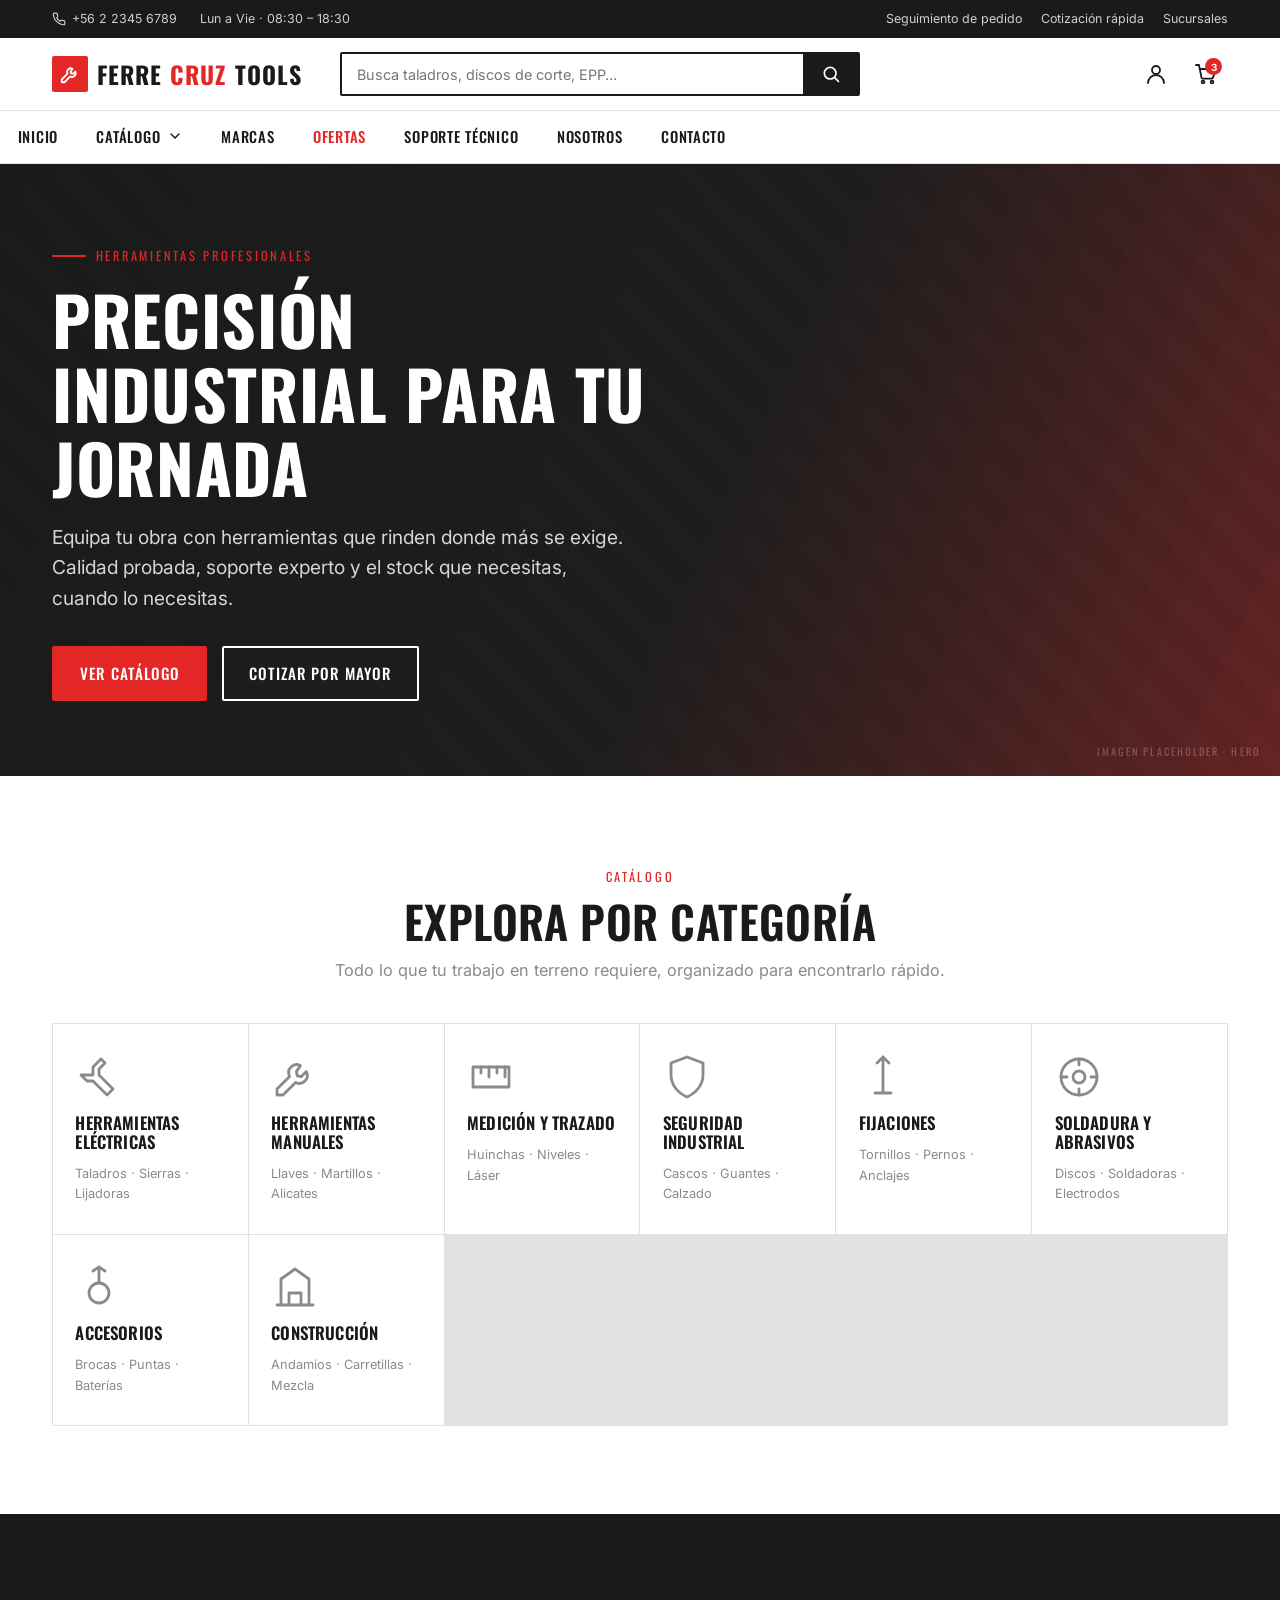
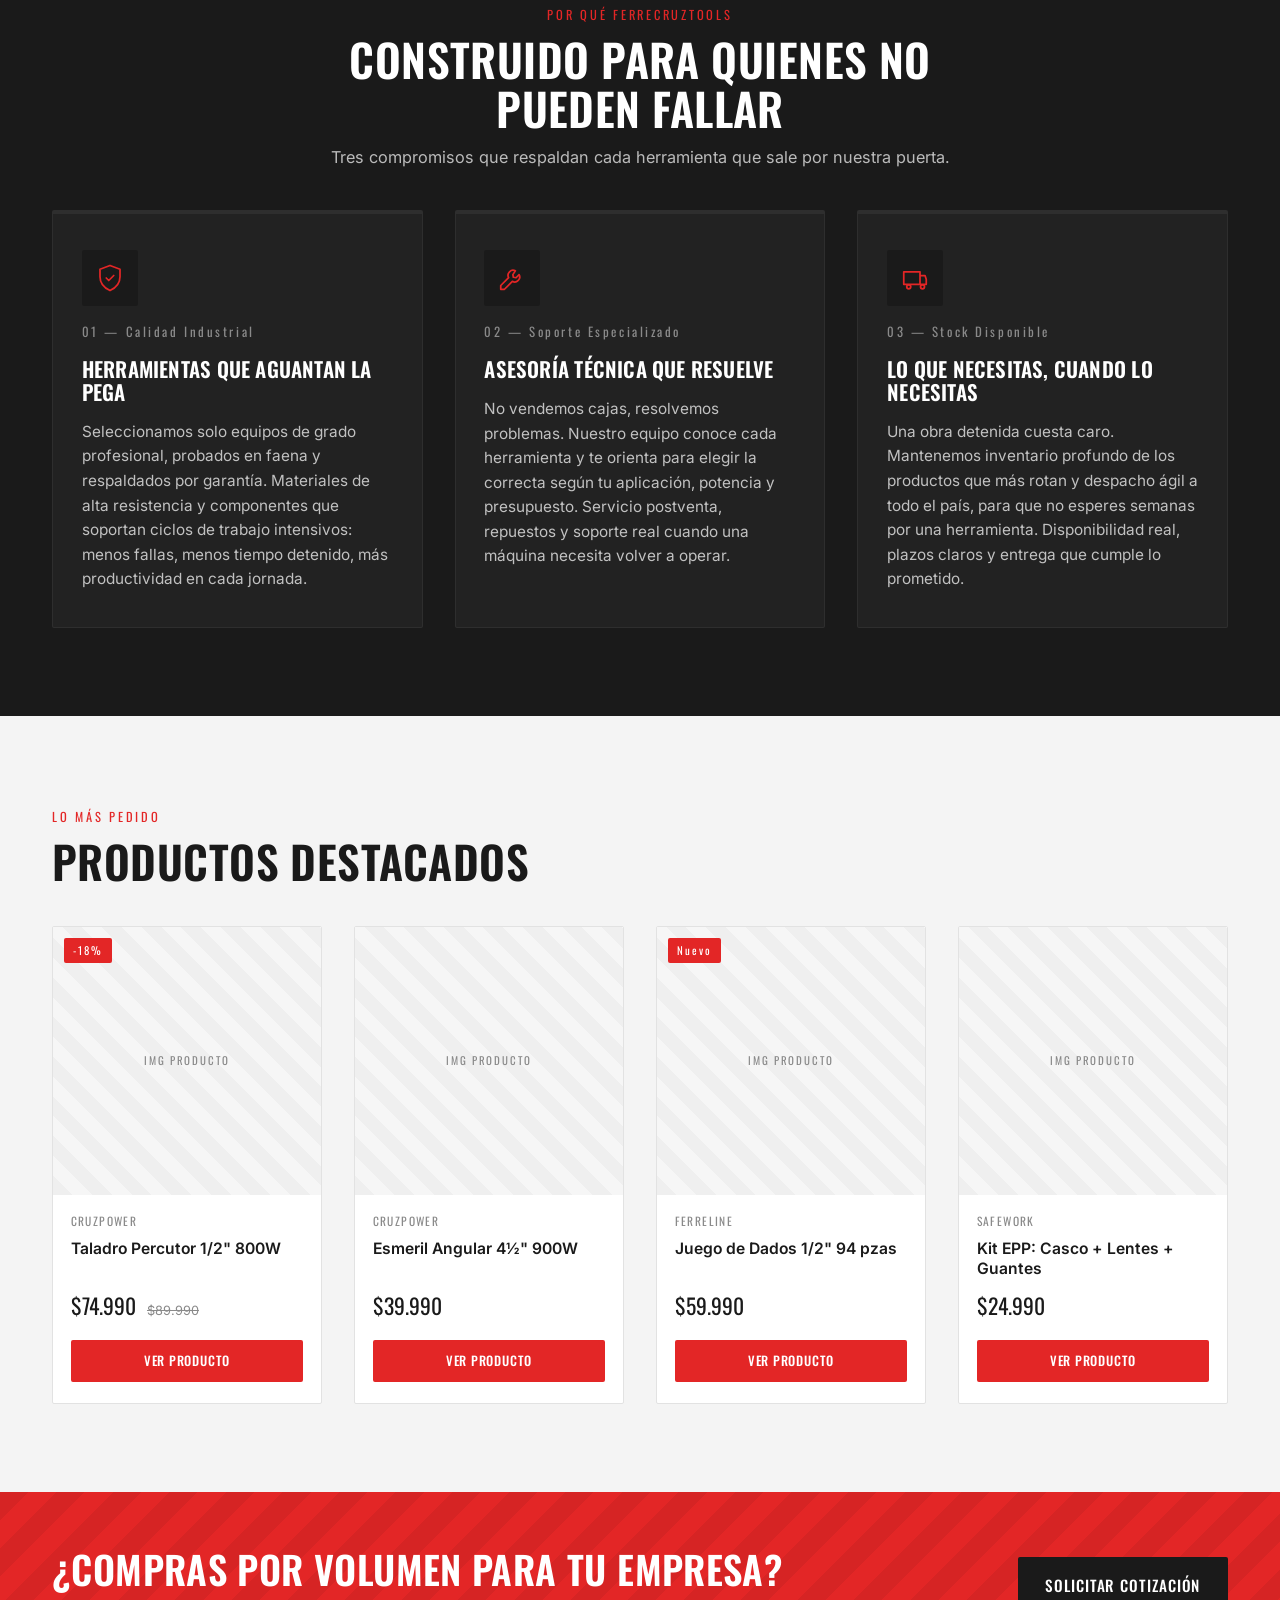
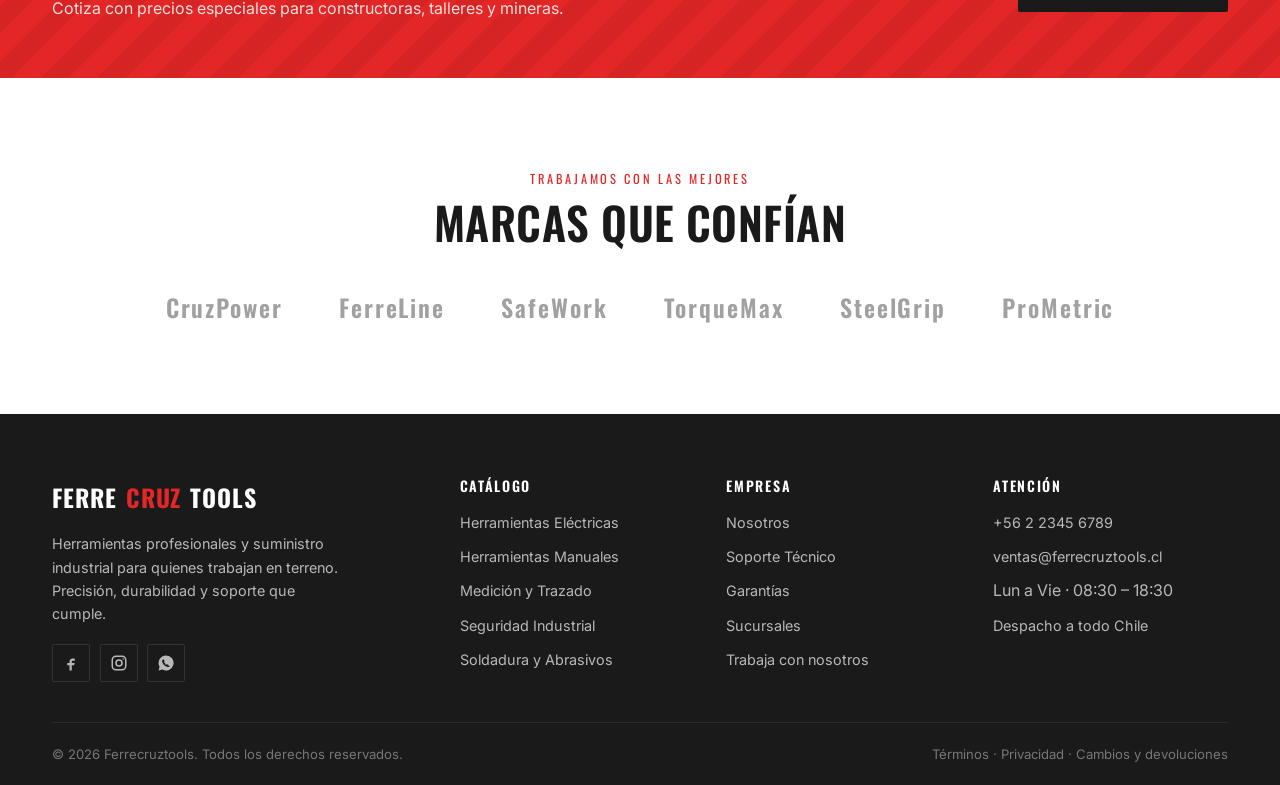
<file: index.html>
<!DOCTYPE html>
<html lang="es">
<head>
<meta charset="UTF-8">
<meta name="viewport" content="width=device-width, initial-scale=1.0">
<title>Ferrecruztools — Precisión industrial para tu jornada</title>
<meta name="description" content="Ferrecruztools: catálogo profesional de herramientas eléctricas, manuales, medición y seguridad industrial. Calidad, soporte técnico especializado y stock disponible.">
<meta name="theme-color" content="#E32626">
<link rel="manifest" href="manifest.json">
<link rel="apple-touch-icon" href="icon-192.png">

<link rel="preconnect" href="https://fonts.googleapis.com">
<link rel="preconnect" href="https://fonts.gstatic.com" crossorigin>
<link href="https://fonts.googleapis.com/css2?family=Oswald:wght@400;500;600;700&family=Inter:wght@300;400;500;600;700&display=swap" rel="stylesheet">
<link rel="stylesheet" href="styles.css">
</head>
<body>

<!-- ============ TOP BAR (utilidad) ============ -->
<div class="topbar">
  <div class="container">
    <div class="topbar__contact">
      <span>
        <svg width="14" height="14" viewBox="0 0 24 24" fill="none" stroke="currentColor" stroke-width="2"><path d="M22 16.92v3a2 2 0 0 1-2.18 2 19.79 19.79 0 0 1-8.63-3.07 19.5 19.5 0 0 1-6-6 19.79 19.79 0 0 1-3.07-8.67A2 2 0 0 1 4.11 2h3a2 2 0 0 1 2 1.72c.13.96.36 1.9.7 2.81a2 2 0 0 1-.45 2.11L8.09 9.91a16 16 0 0 0 6 6l1.27-1.27a2 2 0 0 1 2.11-.45c.91.34 1.85.57 2.81.7A2 2 0 0 1 22 16.92z"/></svg>
        +56 2 2345 6789
      </span>
      <span>Lun a Vie · 08:30 – 18:30</span>
    </div>
    <ul class="topbar__links">
      <li><a href="#">Seguimiento de pedido</a></li>
      <li><a href="#cotizacion">Cotización rápida</a></li>
      <li><a href="#sucursales">Sucursales</a></li>
    </ul>
  </div>
</div>

<!-- ============ HEADER ============ -->
<header class="header">
  <div class="container header__main">
    <a href="index.html" class="logo" aria-label="Ferrecruztools — inicio">
      <span class="logo__mark" aria-hidden="true">
        <svg viewBox="0 0 24 24" fill="none" stroke="currentColor" stroke-width="2" stroke-linecap="round" stroke-linejoin="round"><path d="M14.7 6.3a4 4 0 0 0-5.4 5.4L3 18v3h3l6.3-6.3a4 4 0 0 0 5.4-5.4l-2.5 2.5-2.1-.4-.4-2.1z"/></svg>
      </span>
      FERRE<b>CRUZ</b>TOOLS
    </a>

    <form class="search" role="search" onsubmit="return false">
      <input type="search" placeholder="Busca taladros, discos de corte, EPP…" aria-label="Buscar productos">
      <button type="submit" aria-label="Buscar">
        <svg viewBox="0 0 24 24" fill="none" stroke="currentColor" stroke-width="2" stroke-linecap="round"><circle cx="11" cy="11" r="7"/><path d="m21 21-4.3-4.3"/></svg>
      </button>
    </form>

    <div class="header__actions">
      <button class="icon-btn" aria-label="Mi cuenta">
        <svg viewBox="0 0 24 24" fill="none" stroke="currentColor" stroke-width="1.8" stroke-linecap="round" stroke-linejoin="round"><circle cx="12" cy="8" r="4"/><path d="M4 21a8 8 0 0 1 16 0"/></svg>
      </button>
      <button class="icon-btn" aria-label="Carrito de compras">
        <svg viewBox="0 0 24 24" fill="none" stroke="currentColor" stroke-width="1.8" stroke-linecap="round" stroke-linejoin="round"><circle cx="9" cy="20" r="1.4"/><circle cx="18" cy="20" r="1.4"/><path d="M2 3h3l2.4 12.4a1.5 1.5 0 0 0 1.5 1.2h8.7a1.5 1.5 0 0 0 1.5-1.2L22 7H6"/></svg>
        <span class="badge">3</span>
      </button>
      <button class="burger" id="burger" aria-label="Abrir menú" aria-expanded="false" aria-controls="primary-nav">
        <svg viewBox="0 0 24 24" fill="none" stroke="currentColor" stroke-width="2" stroke-linecap="round"><path d="M3 6h18M3 12h18M3 18h18"/></svg>
      </button>
    </div>
  </div>

  <!-- Navegación principal -->
  <nav class="nav" id="primary-nav" aria-label="Navegación principal">
    <ul class="nav__list">
      <li><a href="index.html">Inicio</a></li>
      <li class="has-mega">
        <button type="button" aria-expanded="false" aria-haspopup="true">
          Catálogo
          <svg viewBox="0 0 24 24" fill="none" stroke="currentColor" stroke-width="2.2" stroke-linecap="round"><path d="m6 9 6 6 6-6"/></svg>
        </button>
        <!-- MEGA MENÚ: expone categorías y subcategorías para llegar al producto en ≤3 clics -->
        <div class="mega">
          <div class="mega__grid">
            <div class="mega__col">
              <h4>Herramientas Eléctricas</h4>
              <ul>
                <li><a href="#">Taladros e Impacto</a></li>
                <li><a href="#">Esmeriladoras</a></li>
                <li><a href="#">Sierras Circulares</a></li>
                <li><a href="#">Lijadoras</a></li>
                <li><a href="#">Atornilladores</a></li>
              </ul>
            </div>
            <div class="mega__col">
              <h4>Herramientas Manuales</h4>
              <ul>
                <li><a href="#">Juegos de Llaves</a></li>
                <li><a href="#">Destornilladores</a></li>
                <li><a href="#">Martillos y Mazos</a></li>
                <li><a href="#">Alicates</a></li>
                <li><a href="#">Sets de Mecánica</a></li>
              </ul>
            </div>
            <div class="mega__col">
              <h4>Medición y Trazado</h4>
              <ul>
                <li><a href="#">Huinchas de Medir</a></li>
                <li><a href="#">Niveles y Láser</a></li>
                <li><a href="#">Calibradores</a></li>
                <li><a href="#">Escuadras</a></li>
              </ul>
            </div>
            <div class="mega__col">
              <h4>Seguridad Industrial</h4>
              <ul>
                <li><a href="#">Cascos y Lentes</a></li>
                <li><a href="#">Guantes</a></li>
                <li><a href="#">Calzado de Seguridad</a></li>
                <li><a href="#">Arnés y Alturas</a></li>
              </ul>
            </div>
            <div class="mega__col">
              <h4>Fijaciones</h4>
              <ul>
                <li><a href="#">Tornillos y Pernos</a></li>
                <li><a href="#">Tarugos</a></li>
                <li><a href="#">Anclajes</a></li>
              </ul>
            </div>
            <div class="mega__col">
              <h4>Soldadura y Abrasivos</h4>
              <ul>
                <li><a href="#">Soldadoras</a></li>
                <li><a href="#">Discos de Corte</a></li>
                <li><a href="#">Electrodos</a></li>
              </ul>
            </div>
            <div class="mega__col">
              <h4>Accesorios</h4>
              <ul>
                <li><a href="#">Brocas y Puntas</a></li>
                <li><a href="#">Baterías y Cargadores</a></li>
                <li><a href="#">Cajas y Organizadores</a></li>
              </ul>
            </div>
            <div class="mega__col">
              <h4>Construcción</h4>
              <ul>
                <li><a href="#">Mezcladores</a></li>
                <li><a href="#">Andamios</a></li>
                <li><a href="#">Carretillas</a></li>
              </ul>
            </div>
          </div>
        </div>
      </li>
      <li><a href="#marcas">Marcas</a></li>
      <li><a href="#" class="accent">Ofertas</a></li>
      <li><a href="#soporte">Soporte Técnico</a></li>
      <li><a href="#nosotros">Nosotros</a></li>
      <li><a href="#contacto">Contacto</a></li>
    </ul>
  </nav>
</header>
<div class="nav-overlay" id="nav-overlay"></div>

<main>

  <!-- ============ HERO ============ -->
  <section class="hero">
    <div class="hero__bg" aria-hidden="true"></div>
    <div class="container">
      <div class="hero__inner">
        <span class="hero__eyebrow">Herramientas profesionales</span>
        <h1>Precisión industrial para tu jornada</h1>
        <p>Equipa tu obra con herramientas que rinden donde más se exige. Calidad probada, soporte experto y el stock que necesitas, cuando lo necesitas.</p>
        <div class="hero__cta">
          <a href="#categorias" class="btn">Ver catálogo</a>
          <a href="#cotizacion" class="btn btn--ghost">Cotizar por mayor</a>
        </div>
      </div>
    </div>
  </section>

  <!-- ============ CATEGORÍAS ============ -->
  <section class="section section--white" id="categorias">
    <div class="container">
      <div class="section__head center">
        <span class="section__eyebrow">Catálogo</span>
        <h2 class="section__title">Explora por categoría</h2>
        <p class="section__sub">Todo lo que tu trabajo en terreno requiere, organizado para encontrarlo rápido.</p>
      </div>
      <div class="cat-grid">
        <a href="categoria.html" class="cat-card">
          <span class="cat-card__icon"><svg viewBox="0 0 24 24" fill="none" stroke="currentColor" stroke-linecap="round" stroke-linejoin="round"><path d="M3 11h6V7l4-4 2 2-3 3v3l7 7-3 3-7-7H6l-3-3z"/></svg></span>
          <h3>Herramientas Eléctricas</h3>
          <span>Taladros · Sierras · Lijadoras</span>
        </a>
        <a href="categoria.html" class="cat-card">
          <span class="cat-card__icon"><svg viewBox="0 0 24 24" fill="none" stroke="currentColor" stroke-linecap="round" stroke-linejoin="round"><path d="M14.7 6.3a4 4 0 0 0-5.4 5.4L3 18v3h3l6.3-6.3a4 4 0 0 0 5.4-5.4l-2.5 2.5-2.1-.4-.4-2.1z"/></svg></span>
          <h3>Herramientas Manuales</h3>
          <span>Llaves · Martillos · Alicates</span>
        </a>
        <a href="categoria.html" class="cat-card">
          <span class="cat-card__icon"><svg viewBox="0 0 24 24" fill="none" stroke="currentColor" stroke-linecap="round" stroke-linejoin="round"><path d="M3 7h18v10H3z"/><path d="M7 7v3M11 7v5M15 7v3M19 7v5"/></svg></span>
          <h3>Medición y Trazado</h3>
          <span>Huinchas · Niveles · Láser</span>
        </a>
        <a href="categoria.html" class="cat-card">
          <span class="cat-card__icon"><svg viewBox="0 0 24 24" fill="none" stroke="currentColor" stroke-linecap="round" stroke-linejoin="round"><path d="M12 2 4 5v6c0 5 3.5 9 8 11 4.5-2 8-6 8-11V5l-8-3z"/></svg></span>
          <h3>Seguridad Industrial</h3>
          <span>Cascos · Guantes · Calzado</span>
        </a>
        <a href="categoria.html" class="cat-card">
          <span class="cat-card__icon"><svg viewBox="0 0 24 24" fill="none" stroke="currentColor" stroke-linecap="round" stroke-linejoin="round"><path d="M12 2v6M9 5l3-3 3 3M12 8v12M8 20h8"/></svg></span>
          <h3>Fijaciones</h3>
          <span>Tornillos · Pernos · Anclajes</span>
        </a>
        <a href="categoria.html" class="cat-card">
          <span class="cat-card__icon"><svg viewBox="0 0 24 24" fill="none" stroke="currentColor" stroke-linecap="round" stroke-linejoin="round"><circle cx="12" cy="12" r="9"/><circle cx="12" cy="12" r="3"/><path d="M12 3v3M12 18v3M3 12h3M18 12h3"/></svg></span>
          <h3>Soldadura y Abrasivos</h3>
          <span>Discos · Soldadoras · Electrodos</span>
        </a>
        <a href="categoria.html" class="cat-card">
          <span class="cat-card__icon"><svg viewBox="0 0 24 24" fill="none" stroke="currentColor" stroke-linecap="round" stroke-linejoin="round"><path d="M12 2v8M9 4l3-2 3 2"/><circle cx="12" cy="15" r="5"/></svg></span>
          <h3>Accesorios</h3>
          <span>Brocas · Puntas · Baterías</span>
        </a>
        <a href="categoria.html" class="cat-card">
          <span class="cat-card__icon"><svg viewBox="0 0 24 24" fill="none" stroke="currentColor" stroke-linecap="round" stroke-linejoin="round"><path d="M3 21h18M5 21V8l7-5 7 5v13M9 21v-6h6v6"/></svg></span>
          <h3>Construcción</h3>
          <span>Andamios · Carretillas · Mezcla</span>
        </a>
      </div>
    </div>
  </section>

  <!-- ============ POR QUÉ ELEGIRNOS (3 PILARES) ============ -->
  <section class="section section--ink" id="nosotros">
    <div class="container">
      <div class="section__head center">
        <span class="section__eyebrow">Por qué Ferrecruztools</span>
        <h2 class="section__title">Construido para quienes no pueden fallar</h2>
        <p class="section__sub">Tres compromisos que respaldan cada herramienta que sale por nuestra puerta.</p>
      </div>
      <div class="pillars">
        <article class="pillar">
          <span class="pillar__icon"><svg viewBox="0 0 24 24" fill="none" stroke="currentColor" stroke-linecap="round" stroke-linejoin="round"><path d="M12 2 4 5v6c0 5 3.5 9 8 11 4.5-2 8-6 8-11V5l-8-3z"/><path d="m9 12 2 2 4-4"/></svg></span>
          <span class="pillar__num">01 — Calidad Industrial</span>
          <h3>Herramientas que aguantan la pega</h3>
          <p>Seleccionamos solo equipos de grado profesional, probados en faena y respaldados por garantía. Materiales de alta resistencia y componentes que soportan ciclos de trabajo intensivos: menos fallas, menos tiempo detenido, más productividad en cada jornada.</p>
        </article>
        <article class="pillar">
          <span class="pillar__icon"><svg viewBox="0 0 24 24" fill="none" stroke="currentColor" stroke-linecap="round" stroke-linejoin="round"><path d="M14.7 6.3a4 4 0 0 0-5.4 5.4L3 18v3h3l6.3-6.3a4 4 0 0 0 5.4-5.4l-2.5 2.5-2.1-.4-.4-2.1z"/></svg></span>
          <span class="pillar__num">02 — Soporte Especializado</span>
          <h3>Asesoría técnica que resuelve</h3>
          <p>No vendemos cajas, resolvemos problemas. Nuestro equipo conoce cada herramienta y te orienta para elegir la correcta según tu aplicación, potencia y presupuesto. Servicio postventa, repuestos y soporte real cuando una máquina necesita volver a operar.</p>
        </article>
        <article class="pillar">
          <span class="pillar__icon"><svg viewBox="0 0 24 24" fill="none" stroke="currentColor" stroke-linecap="round" stroke-linejoin="round"><path d="M3 7h13v10H3zM16 10h4l1 3v4h-5"/><circle cx="7" cy="19" r="1.6"/><circle cx="18" cy="19" r="1.6"/></svg></span>
          <span class="pillar__num">03 — Stock Disponible</span>
          <h3>Lo que necesitas, cuando lo necesitas</h3>
          <p>Una obra detenida cuesta caro. Mantenemos inventario profundo de los productos que más rotan y despacho ágil a todo el país, para que no esperes semanas por una herramienta. Disponibilidad real, plazos claros y entrega que cumple lo prometido.</p>
        </article>
      </div>
    </div>
  </section>

  <!-- ============ PRODUCTOS DESTACADOS ============ -->
  <section class="section section--paper">
    <div class="container">
      <div class="section__head">
        <span class="section__eyebrow">Lo más pedido</span>
        <h2 class="section__title">Productos destacados</h2>
      </div>
      <div class="product-grid">
        <article class="product">
          <div class="product__media"><span class="product__tag">-18%</span><span>IMG PRODUCTO</span></div>
          <div class="product__body">
            <span class="product__brand">CruzPower</span>
            <span class="product__name">Taladro Percutor 1/2" 800W</span>
            <span class="product__price">$74.990 <small>$89.990</small></span>
            <a href="producto.html" class="btn btn--sm">Ver producto</a>
          </div>
        </article>
        <article class="product">
          <div class="product__media"><span>IMG PRODUCTO</span></div>
          <div class="product__body">
            <span class="product__brand">CruzPower</span>
            <span class="product__name">Esmeril Angular 4½" 900W</span>
            <span class="product__price">$39.990</span>
            <a href="producto.html" class="btn btn--sm">Ver producto</a>
          </div>
        </article>
        <article class="product">
          <div class="product__media"><span class="product__tag">Nuevo</span><span>IMG PRODUCTO</span></div>
          <div class="product__body">
            <span class="product__brand">FerreLine</span>
            <span class="product__name">Juego de Dados 1/2" 94 pzas</span>
            <span class="product__price">$59.990</span>
            <a href="producto.html" class="btn btn--sm">Ver producto</a>
          </div>
        </article>
        <article class="product">
          <div class="product__media"><span>IMG PRODUCTO</span></div>
          <div class="product__body">
            <span class="product__brand">SafeWork</span>
            <span class="product__name">Kit EPP: Casco + Lentes + Guantes</span>
            <span class="product__price">$24.990</span>
            <a href="producto.html" class="btn btn--sm">Ver producto</a>
          </div>
        </article>
      </div>
    </div>
  </section>

  <!-- ============ CTA BANNER ============ -->
  <section class="cta-banner" id="cotizacion">
    <div class="container">
      <div>
        <h2>¿Compras por volumen para tu empresa?</h2>
        <p>Cotiza con precios especiales para constructoras, talleres y mineras.</p>
      </div>
      <a href="#contacto" class="btn btn--dark">Solicitar cotización</a>
    </div>
  </section>

  <!-- ============ MARCAS ============ -->
  <section class="section section--white" id="marcas">
    <div class="container">
      <div class="section__head center">
        <span class="section__eyebrow">Trabajamos con las mejores</span>
        <h2 class="section__title">Marcas que confían</h2>
      </div>
      <div class="brands">
        <span>CruzPower</span>
        <span>FerreLine</span>
        <span>SafeWork</span>
        <span>TorqueMax</span>
        <span>SteelGrip</span>
        <span>ProMetric</span>
      </div>
    </div>
  </section>

</main>

<!-- ============ FOOTER ============ -->
<footer class="footer" id="contacto">
  <div class="container">
    <div class="footer__grid">
      <div class="footer__brand">
        <span class="logo">FERRE<b>CRUZ</b>TOOLS</span>
        <p>Herramientas profesionales y suministro industrial para quienes trabajan en terreno. Precisión, durabilidad y soporte que cumple.</p>
        <div class="footer__social">
          <a href="#" aria-label="Facebook"><svg viewBox="0 0 24 24" fill="currentColor"><path d="M14 9h3V6h-3c-2.2 0-4 1.8-4 4v2H7v3h3v7h3v-7h3l1-3h-4v-2c0-.6.4-1 1-1z"/></svg></a>
          <a href="#" aria-label="Instagram"><svg viewBox="0 0 24 24" fill="none" stroke="currentColor" stroke-width="2"><rect x="3" y="3" width="18" height="18" rx="5"/><circle cx="12" cy="12" r="4"/><circle cx="17.5" cy="6.5" r="1" fill="currentColor" stroke="none"/></svg></a>
          <a href="#" aria-label="WhatsApp"><svg viewBox="0 0 24 24" fill="currentColor"><path d="M12 2a10 10 0 0 0-8.6 15l-1.3 5 5.1-1.3A10 10 0 1 0 12 2zm5.3 14c-.2.6-1.2 1.2-1.7 1.2-.5.1-1 .2-3.2-.7-2.7-1.1-4.4-3.8-4.5-4-.1-.2-1.1-1.4-1.1-2.7s.7-1.9 .9-2.2c.2-.2.5-.3.6-.3h.5c.2 0 .4 0 .5.4l.7 1.7c.1.1.1.3 0 .5l-.4.5c-.1.2-.3.3-.1.6.2.3.8 1.3 1.7 2 .1 1 .2 1.4.3 1.5.2.1.3.1.5-.1l.6-.7c.2-.2.4-.2.6-.1l1.6.8c.2.1.4.2.4.3.1.1.1.6-.1 1z"/></svg></a>
        </div>
      </div>
      <div class="footer__col">
        <h4>Catálogo</h4>
        <ul>
          <li><a href="#">Herramientas Eléctricas</a></li>
          <li><a href="#">Herramientas Manuales</a></li>
          <li><a href="#">Medición y Trazado</a></li>
          <li><a href="#">Seguridad Industrial</a></li>
          <li><a href="#">Soldadura y Abrasivos</a></li>
        </ul>
      </div>
      <div class="footer__col">
        <h4>Empresa</h4>
        <ul>
          <li><a href="#nosotros">Nosotros</a></li>
          <li><a href="#soporte">Soporte Técnico</a></li>
          <li><a href="#">Garantías</a></li>
          <li><a href="#sucursales">Sucursales</a></li>
          <li><a href="#">Trabaja con nosotros</a></li>
        </ul>
      </div>
      <div class="footer__col">
        <h4>Atención</h4>
        <ul>
          <li><a href="tel:+56223456789">+56 2 2345 6789</a></li>
          <li><a href="mailto:ventas@ferrecruztools.cl">ventas@ferrecruztools.cl</a></li>
          <li>Lun a Vie · 08:30 – 18:30</li>
          <li><a href="#">Despacho a todo Chile</a></li>
        </ul>
      </div>
    </div>
    <div class="footer__bottom">
      <span>© 2026 Ferrecruztools. Todos los derechos reservados.</span>
      <span>Términos · Privacidad · Cambios y devoluciones</span>
    </div>
  </div>
</footer>

<script>
  // Service worker (PWA)
  if ('serviceWorker' in navigator) {
    navigator.serviceWorker.register('./sw.js').catch(() => {});
  }

  // Menú móvil
  const burger  = document.getElementById('burger');
  const nav     = document.getElementById('primary-nav');
  const overlay = document.getElementById('nav-overlay');

  function closeMenu() {
    nav.classList.remove('open');
    overlay.classList.remove('open');
    burger.setAttribute('aria-expanded', 'false');
  }
  burger.addEventListener('click', () => {
    const open = nav.classList.toggle('open');
    overlay.classList.toggle('open', open);
    burger.setAttribute('aria-expanded', String(open));
  });
  overlay.addEventListener('click', closeMenu);

  // Acordeón del mega-menú en móvil
  const megaToggle = nav.querySelector('.has-mega > button');
  megaToggle.addEventListener('click', (e) => {
    if (window.matchMedia('(max-width: 860px)').matches) {
      e.preventDefault();
      const parent = megaToggle.parentElement;
      const open = parent.classList.toggle('open');
      megaToggle.setAttribute('aria-expanded', String(open));
    }
  });

  // Cierra el menú al navegar a una ancla interna
  nav.querySelectorAll('a[href^="#"]').forEach(a => a.addEventListener('click', closeMenu));
</script>
</body>
</html>
</file>
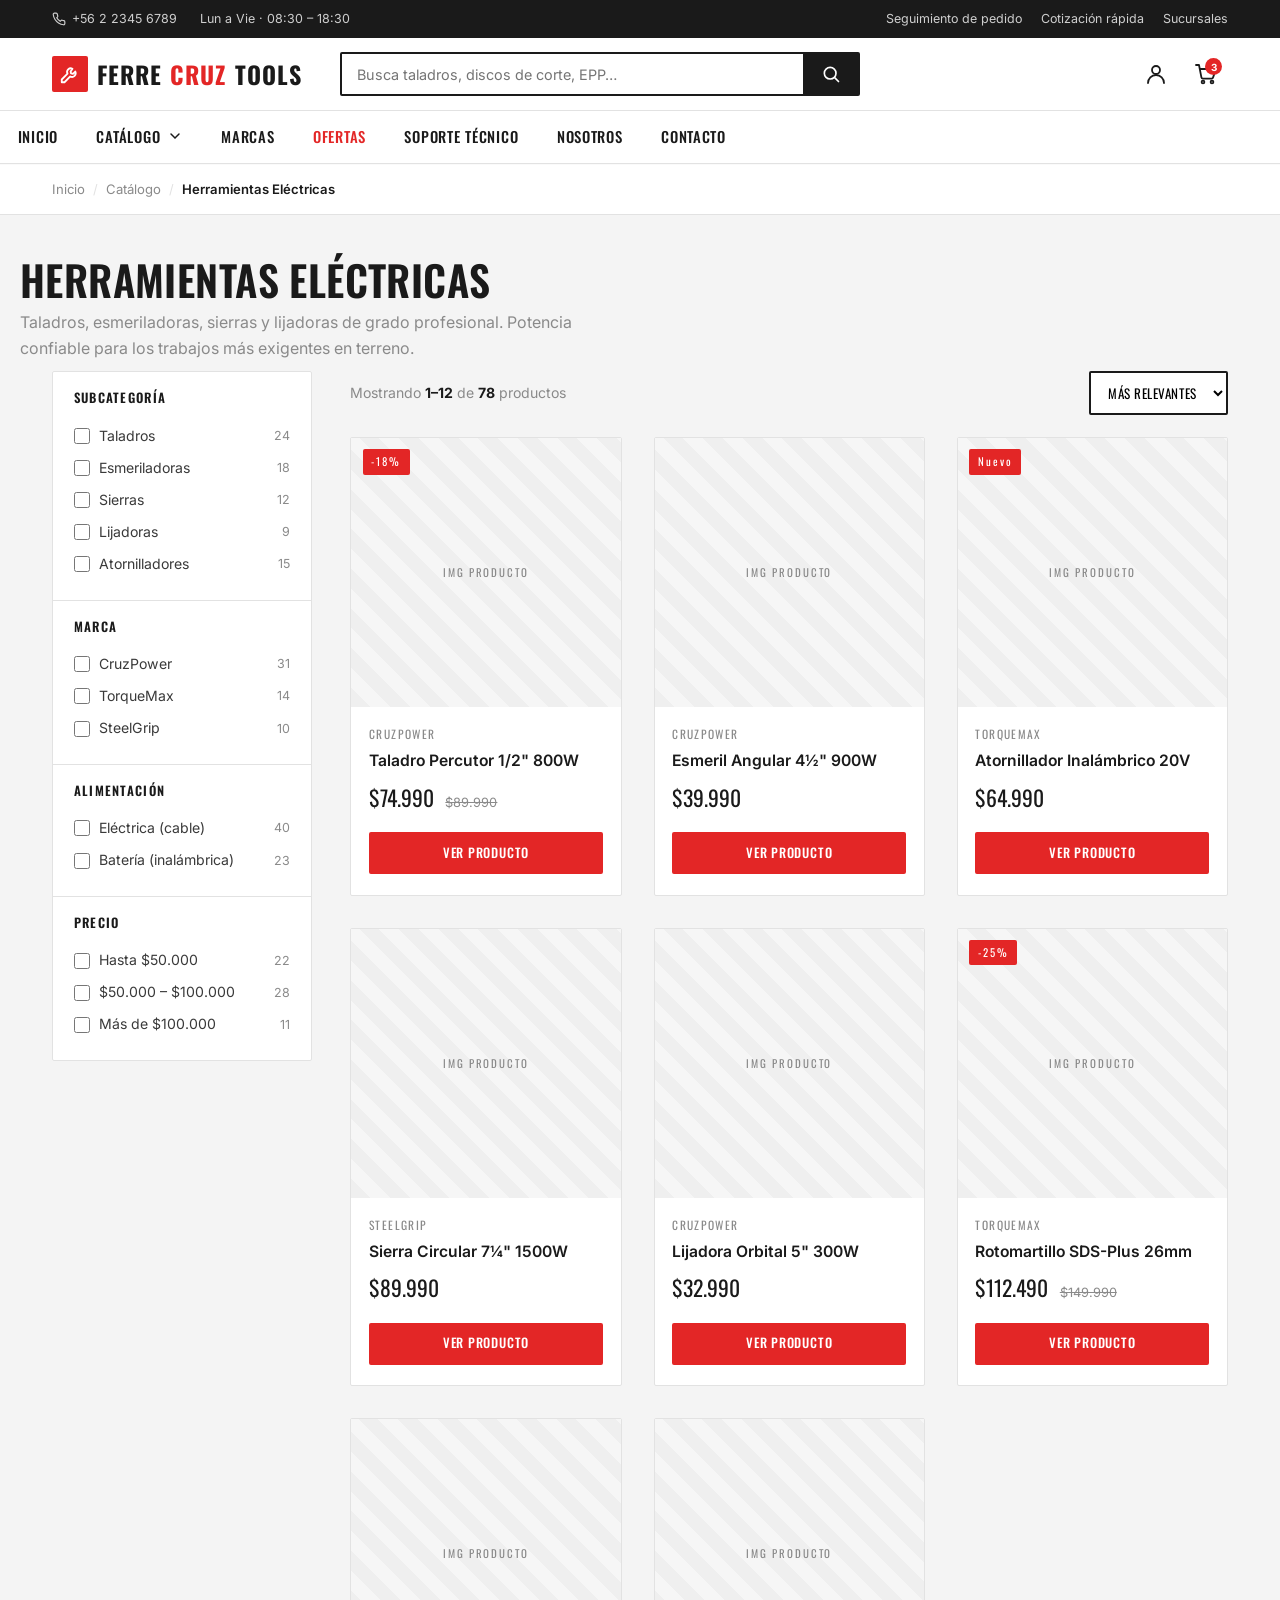
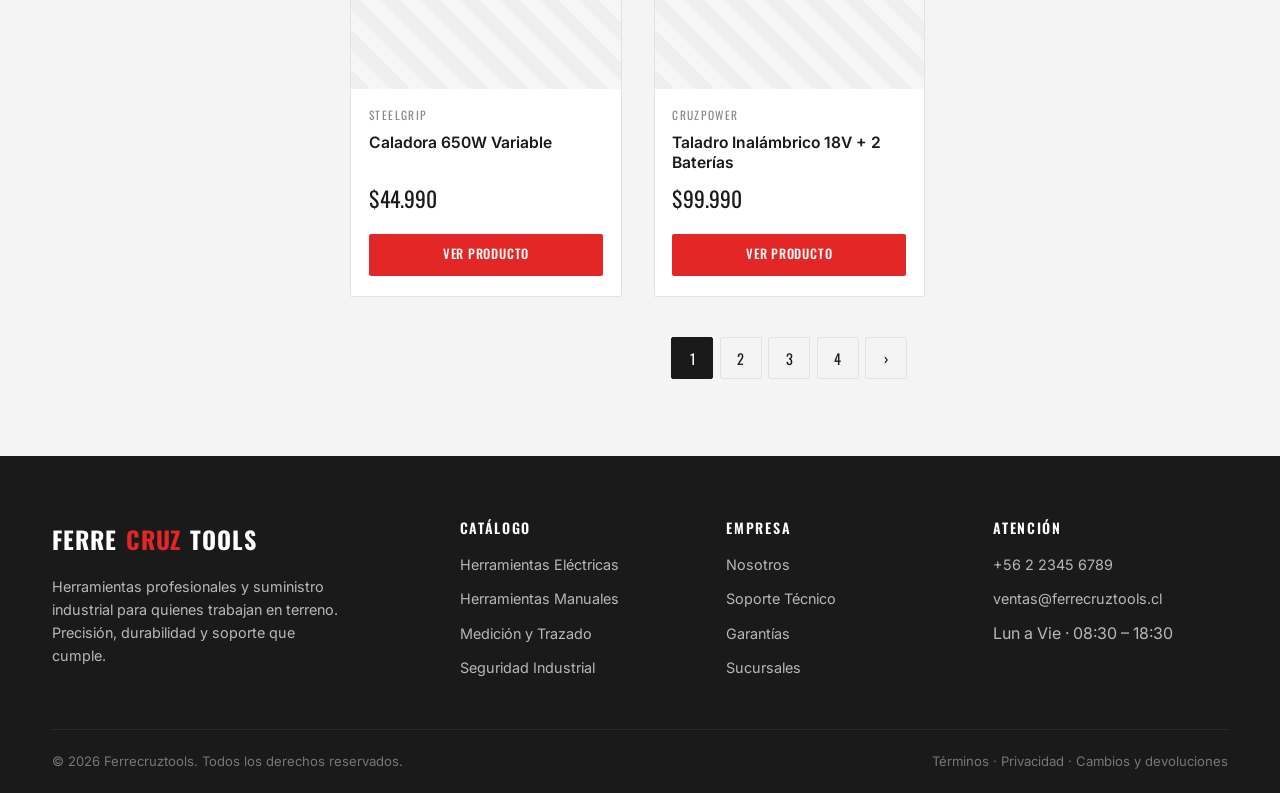
<file: categoria.html>
<!DOCTYPE html>
<html lang="es">
<head>
<meta charset="UTF-8">
<meta name="viewport" content="width=device-width, initial-scale=1.0">
<title>Herramientas Eléctricas — Ferrecruztools</title>
<meta name="description" content="Taladros, esmeriladoras, sierras y lijadoras de grado profesional. Encuentra la herramienta eléctrica que tu trabajo exige en Ferrecruztools.">
<meta name="theme-color" content="#E32626">
<link rel="manifest" href="manifest.json">
<link rel="apple-touch-icon" href="icon-192.png">
<link rel="preconnect" href="https://fonts.googleapis.com">
<link rel="preconnect" href="https://fonts.gstatic.com" crossorigin>
<link href="https://fonts.googleapis.com/css2?family=Oswald:wght@400;500;600;700&family=Inter:wght@300;400;500;600;700&display=swap" rel="stylesheet">
<link rel="stylesheet" href="styles.css">
</head>
<body>

<!-- ============ TOP BAR ============ -->
<div class="topbar">
  <div class="container">
    <div class="topbar__contact">
      <span>
        <svg width="14" height="14" viewBox="0 0 24 24" fill="none" stroke="currentColor" stroke-width="2"><path d="M22 16.92v3a2 2 0 0 1-2.18 2 19.79 19.79 0 0 1-8.63-3.07 19.5 19.5 0 0 1-6-6 19.79 19.79 0 0 1-3.07-8.67A2 2 0 0 1 4.11 2h3a2 2 0 0 1 2 1.72c.13.96.36 1.9.7 2.81a2 2 0 0 1-.45 2.11L8.09 9.91a16 16 0 0 0 6 6l1.27-1.27a2 2 0 0 1 2.11-.45c.91.34 1.85.57 2.81.7A2 2 0 0 1 22 16.92z"/></svg>
        +56 2 2345 6789
      </span>
      <span>Lun a Vie · 08:30 – 18:30</span>
    </div>
    <ul class="topbar__links">
      <li><a href="#">Seguimiento de pedido</a></li>
      <li><a href="index.html#cotizacion">Cotización rápida</a></li>
      <li><a href="index.html#sucursales">Sucursales</a></li>
    </ul>
  </div>
</div>

<!-- ============ HEADER ============ -->
<header class="header">
  <div class="container header__main">
    <a href="index.html" class="logo" aria-label="Ferrecruztools — inicio">
      <span class="logo__mark" aria-hidden="true">
        <svg viewBox="0 0 24 24" fill="none" stroke="currentColor" stroke-width="2" stroke-linecap="round" stroke-linejoin="round"><path d="M14.7 6.3a4 4 0 0 0-5.4 5.4L3 18v3h3l6.3-6.3a4 4 0 0 0 5.4-5.4l-2.5 2.5-2.1-.4-.4-2.1z"/></svg>
      </span>
      FERRE<b>CRUZ</b>TOOLS
    </a>
    <form class="search" role="search" onsubmit="return false">
      <input type="search" placeholder="Busca taladros, discos de corte, EPP…" aria-label="Buscar productos">
      <button type="submit" aria-label="Buscar">
        <svg viewBox="0 0 24 24" fill="none" stroke="currentColor" stroke-width="2" stroke-linecap="round"><circle cx="11" cy="11" r="7"/><path d="m21 21-4.3-4.3"/></svg>
      </button>
    </form>
    <div class="header__actions">
      <button class="icon-btn" aria-label="Mi cuenta">
        <svg viewBox="0 0 24 24" fill="none" stroke="currentColor" stroke-width="1.8" stroke-linecap="round" stroke-linejoin="round"><circle cx="12" cy="8" r="4"/><path d="M4 21a8 8 0 0 1 16 0"/></svg>
      </button>
      <button class="icon-btn" aria-label="Carrito de compras">
        <svg viewBox="0 0 24 24" fill="none" stroke="currentColor" stroke-width="1.8" stroke-linecap="round" stroke-linejoin="round"><circle cx="9" cy="20" r="1.4"/><circle cx="18" cy="20" r="1.4"/><path d="M2 3h3l2.4 12.4a1.5 1.5 0 0 0 1.5 1.2h8.7a1.5 1.5 0 0 0 1.5-1.2L22 7H6"/></svg>
        <span class="badge">3</span>
      </button>
      <button class="burger" id="burger" aria-label="Abrir menú" aria-expanded="false" aria-controls="primary-nav">
        <svg viewBox="0 0 24 24" fill="none" stroke="currentColor" stroke-width="2" stroke-linecap="round"><path d="M3 6h18M3 12h18M3 18h18"/></svg>
      </button>
    </div>
  </div>
  <nav class="nav" id="primary-nav" aria-label="Navegación principal">
    <ul class="nav__list">
      <li><a href="index.html">Inicio</a></li>
      <li class="has-mega">
        <button type="button" aria-expanded="false" aria-haspopup="true">
          Catálogo
          <svg viewBox="0 0 24 24" fill="none" stroke="currentColor" stroke-width="2.2" stroke-linecap="round"><path d="m6 9 6 6 6-6"/></svg>
        </button>
        <div class="mega">
          <div class="mega__grid">
            <div class="mega__col"><h4>Herramientas Eléctricas</h4><ul>
              <li><a href="categoria.html">Taladros e Impacto</a></li>
              <li><a href="categoria.html">Esmeriladoras</a></li>
              <li><a href="categoria.html">Sierras Circulares</a></li>
              <li><a href="categoria.html">Lijadoras</a></li>
              <li><a href="categoria.html">Atornilladores</a></li>
            </ul></div>
            <div class="mega__col"><h4>Herramientas Manuales</h4><ul>
              <li><a href="categoria.html">Juegos de Llaves</a></li>
              <li><a href="categoria.html">Destornilladores</a></li>
              <li><a href="categoria.html">Martillos y Mazos</a></li>
              <li><a href="categoria.html">Alicates</a></li>
            </ul></div>
            <div class="mega__col"><h4>Medición y Trazado</h4><ul>
              <li><a href="categoria.html">Huinchas de Medir</a></li>
              <li><a href="categoria.html">Niveles y Láser</a></li>
              <li><a href="categoria.html">Calibradores</a></li>
            </ul></div>
            <div class="mega__col"><h4>Seguridad Industrial</h4><ul>
              <li><a href="categoria.html">Cascos y Lentes</a></li>
              <li><a href="categoria.html">Guantes</a></li>
              <li><a href="categoria.html">Calzado de Seguridad</a></li>
            </ul></div>
          </div>
        </div>
      </li>
      <li><a href="index.html#marcas">Marcas</a></li>
      <li><a href="#" class="accent">Ofertas</a></li>
      <li><a href="index.html#soporte">Soporte Técnico</a></li>
      <li><a href="index.html#nosotros">Nosotros</a></li>
      <li><a href="index.html#contacto">Contacto</a></li>
    </ul>
  </nav>
</header>
<div class="nav-overlay" id="nav-overlay"></div>

<!-- ============ BREADCRUMB ============ -->
<nav class="breadcrumb" aria-label="Ruta de navegación">
  <div class="container">
    <ol>
      <li><a href="index.html">Inicio</a></li>
      <li><a href="index.html#categorias">Catálogo</a></li>
      <li><span aria-current="page">Herramientas Eléctricas</span></li>
    </ol>
  </div>
</nav>

<main>
  <div class="container plp-head">
    <h1>Herramientas Eléctricas</h1>
    <p>Taladros, esmeriladoras, sierras y lijadoras de grado profesional. Potencia confiable para los trabajos más exigentes en terreno.</p>
  </div>

  <div class="container plp-layout">

    <!-- ===== FILTROS ===== -->
    <aside class="filters" id="filters" aria-label="Filtros de productos">
      <div class="filters__close">
        <span>Filtros</span>
        <button id="filters-close" aria-label="Cerrar filtros">&times;</button>
      </div>
      <div class="filters__group">
        <h4>Subcategoría</h4>
        <label class="filter-opt"><input type="checkbox"> Taladros <span class="count">24</span></label>
        <label class="filter-opt"><input type="checkbox"> Esmeriladoras <span class="count">18</span></label>
        <label class="filter-opt"><input type="checkbox"> Sierras <span class="count">12</span></label>
        <label class="filter-opt"><input type="checkbox"> Lijadoras <span class="count">9</span></label>
        <label class="filter-opt"><input type="checkbox"> Atornilladores <span class="count">15</span></label>
      </div>
      <div class="filters__group">
        <h4>Marca</h4>
        <label class="filter-opt"><input type="checkbox"> CruzPower <span class="count">31</span></label>
        <label class="filter-opt"><input type="checkbox"> TorqueMax <span class="count">14</span></label>
        <label class="filter-opt"><input type="checkbox"> SteelGrip <span class="count">10</span></label>
      </div>
      <div class="filters__group">
        <h4>Alimentación</h4>
        <label class="filter-opt"><input type="checkbox"> Eléctrica (cable) <span class="count">40</span></label>
        <label class="filter-opt"><input type="checkbox"> Batería (inalámbrica) <span class="count">23</span></label>
      </div>
      <div class="filters__group">
        <h4>Precio</h4>
        <label class="filter-opt"><input type="checkbox"> Hasta $50.000 <span class="count">22</span></label>
        <label class="filter-opt"><input type="checkbox"> $50.000 – $100.000 <span class="count">28</span></label>
        <label class="filter-opt"><input type="checkbox"> Más de $100.000 <span class="count">11</span></label>
      </div>
    </aside>

    <!-- ===== RESULTADOS ===== -->
    <section aria-label="Resultados">
      <div class="plp-toolbar">
        <span class="count-label">Mostrando <b>1–12</b> de <b>78</b> productos</span>
        <div class="plp-controls">
          <button class="filters-trigger" id="filters-trigger">
            <svg viewBox="0 0 24 24" fill="none" stroke="currentColor" stroke-width="2" stroke-linecap="round"><path d="M4 6h16M7 12h10M10 18h4"/></svg>
            Filtrar
          </button>
          <span class="select">
            <select aria-label="Ordenar por">
              <option>Más relevantes</option>
              <option>Menor precio</option>
              <option>Mayor precio</option>
              <option>Más nuevos</option>
            </select>
          </span>
        </div>
      </div>

      <div class="product-grid">
        <article class="product">
          <a href="producto.html" class="product__media"><span class="product__tag">-18%</span><span>IMG PRODUCTO</span></a>
          <div class="product__body">
            <span class="product__brand">CruzPower</span>
            <a href="producto.html" class="product__name">Taladro Percutor 1/2" 800W</a>
            <span class="product__price">$74.990 <small>$89.990</small></span>
            <a href="producto.html" class="btn btn--sm">Ver producto</a>
          </div>
        </article>
        <article class="product">
          <a href="producto.html" class="product__media"><span>IMG PRODUCTO</span></a>
          <div class="product__body">
            <span class="product__brand">CruzPower</span>
            <a href="producto.html" class="product__name">Esmeril Angular 4½" 900W</a>
            <span class="product__price">$39.990</span>
            <a href="producto.html" class="btn btn--sm">Ver producto</a>
          </div>
        </article>
        <article class="product">
          <a href="producto.html" class="product__media"><span class="product__tag">Nuevo</span><span>IMG PRODUCTO</span></a>
          <div class="product__body">
            <span class="product__brand">TorqueMax</span>
            <a href="producto.html" class="product__name">Atornillador Inalámbrico 20V</a>
            <span class="product__price">$64.990</span>
            <a href="producto.html" class="btn btn--sm">Ver producto</a>
          </div>
        </article>
        <article class="product">
          <a href="producto.html" class="product__media"><span>IMG PRODUCTO</span></a>
          <div class="product__body">
            <span class="product__brand">SteelGrip</span>
            <a href="producto.html" class="product__name">Sierra Circular 7¼" 1500W</a>
            <span class="product__price">$89.990</span>
            <a href="producto.html" class="btn btn--sm">Ver producto</a>
          </div>
        </article>
        <article class="product">
          <a href="producto.html" class="product__media"><span>IMG PRODUCTO</span></a>
          <div class="product__body">
            <span class="product__brand">CruzPower</span>
            <a href="producto.html" class="product__name">Lijadora Orbital 5" 300W</a>
            <span class="product__price">$32.990</span>
            <a href="producto.html" class="btn btn--sm">Ver producto</a>
          </div>
        </article>
        <article class="product">
          <a href="producto.html" class="product__media"><span class="product__tag">-25%</span><span>IMG PRODUCTO</span></a>
          <div class="product__body">
            <span class="product__brand">TorqueMax</span>
            <a href="producto.html" class="product__name">Rotomartillo SDS-Plus 26mm</a>
            <span class="product__price">$112.490 <small>$149.990</small></span>
            <a href="producto.html" class="btn btn--sm">Ver producto</a>
          </div>
        </article>
        <article class="product">
          <a href="producto.html" class="product__media"><span>IMG PRODUCTO</span></a>
          <div class="product__body">
            <span class="product__brand">SteelGrip</span>
            <a href="producto.html" class="product__name">Caladora 650W Variable</a>
            <span class="product__price">$44.990</span>
            <a href="producto.html" class="btn btn--sm">Ver producto</a>
          </div>
        </article>
        <article class="product">
          <a href="producto.html" class="product__media"><span>IMG PRODUCTO</span></a>
          <div class="product__body">
            <span class="product__brand">CruzPower</span>
            <a href="producto.html" class="product__name">Taladro Inalámbrico 18V + 2 Baterías</a>
            <span class="product__price">$99.990</span>
            <a href="producto.html" class="btn btn--sm">Ver producto</a>
          </div>
        </article>
      </div>

      <nav class="pagination" aria-label="Paginación">
        <span class="current">1</span>
        <a href="#">2</a>
        <a href="#">3</a>
        <a href="#">4</a>
        <a href="#" aria-label="Página siguiente">›</a>
      </nav>
    </section>
  </div>
</main>

<!-- ============ FOOTER ============ -->
<footer class="footer" id="contacto">
  <div class="container">
    <div class="footer__grid">
      <div class="footer__brand">
        <span class="logo">FERRE<b>CRUZ</b>TOOLS</span>
        <p>Herramientas profesionales y suministro industrial para quienes trabajan en terreno. Precisión, durabilidad y soporte que cumple.</p>
      </div>
      <div class="footer__col">
        <h4>Catálogo</h4>
        <ul>
          <li><a href="categoria.html">Herramientas Eléctricas</a></li>
          <li><a href="categoria.html">Herramientas Manuales</a></li>
          <li><a href="categoria.html">Medición y Trazado</a></li>
          <li><a href="categoria.html">Seguridad Industrial</a></li>
        </ul>
      </div>
      <div class="footer__col">
        <h4>Empresa</h4>
        <ul>
          <li><a href="index.html#nosotros">Nosotros</a></li>
          <li><a href="index.html#soporte">Soporte Técnico</a></li>
          <li><a href="#">Garantías</a></li>
          <li><a href="index.html#sucursales">Sucursales</a></li>
        </ul>
      </div>
      <div class="footer__col">
        <h4>Atención</h4>
        <ul>
          <li><a href="tel:+56223456789">+56 2 2345 6789</a></li>
          <li><a href="mailto:ventas@ferrecruztools.cl">ventas@ferrecruztools.cl</a></li>
          <li>Lun a Vie · 08:30 – 18:30</li>
        </ul>
      </div>
    </div>
    <div class="footer__bottom">
      <span>© 2026 Ferrecruztools. Todos los derechos reservados.</span>
      <span>Términos · Privacidad · Cambios y devoluciones</span>
    </div>
  </div>
</footer>

<script>
  const burger  = document.getElementById('burger');
  const nav     = document.getElementById('primary-nav');
  const overlay = document.getElementById('nav-overlay');
  function closeMenu() { nav.classList.remove('open'); overlay.classList.remove('open'); burger.setAttribute('aria-expanded','false'); }
  burger.addEventListener('click', () => {
    const open = nav.classList.toggle('open');
    overlay.classList.toggle('open', open);
    burger.setAttribute('aria-expanded', String(open));
  });
  overlay.addEventListener('click', closeMenu);
  const megaToggle = nav.querySelector('.has-mega > button');
  megaToggle.addEventListener('click', (e) => {
    if (window.matchMedia('(max-width: 860px)').matches) {
      e.preventDefault();
      const parent = megaToggle.parentElement;
      const open = parent.classList.toggle('open');
      megaToggle.setAttribute('aria-expanded', String(open));
    }
  });

  // Filtros móviles
  const filters = document.getElementById('filters');
  document.getElementById('filters-trigger').addEventListener('click', () => filters.classList.add('open'));
  document.getElementById('filters-close').addEventListener('click', () => filters.classList.remove('open'));
</script>
</body>
</html>
</file>
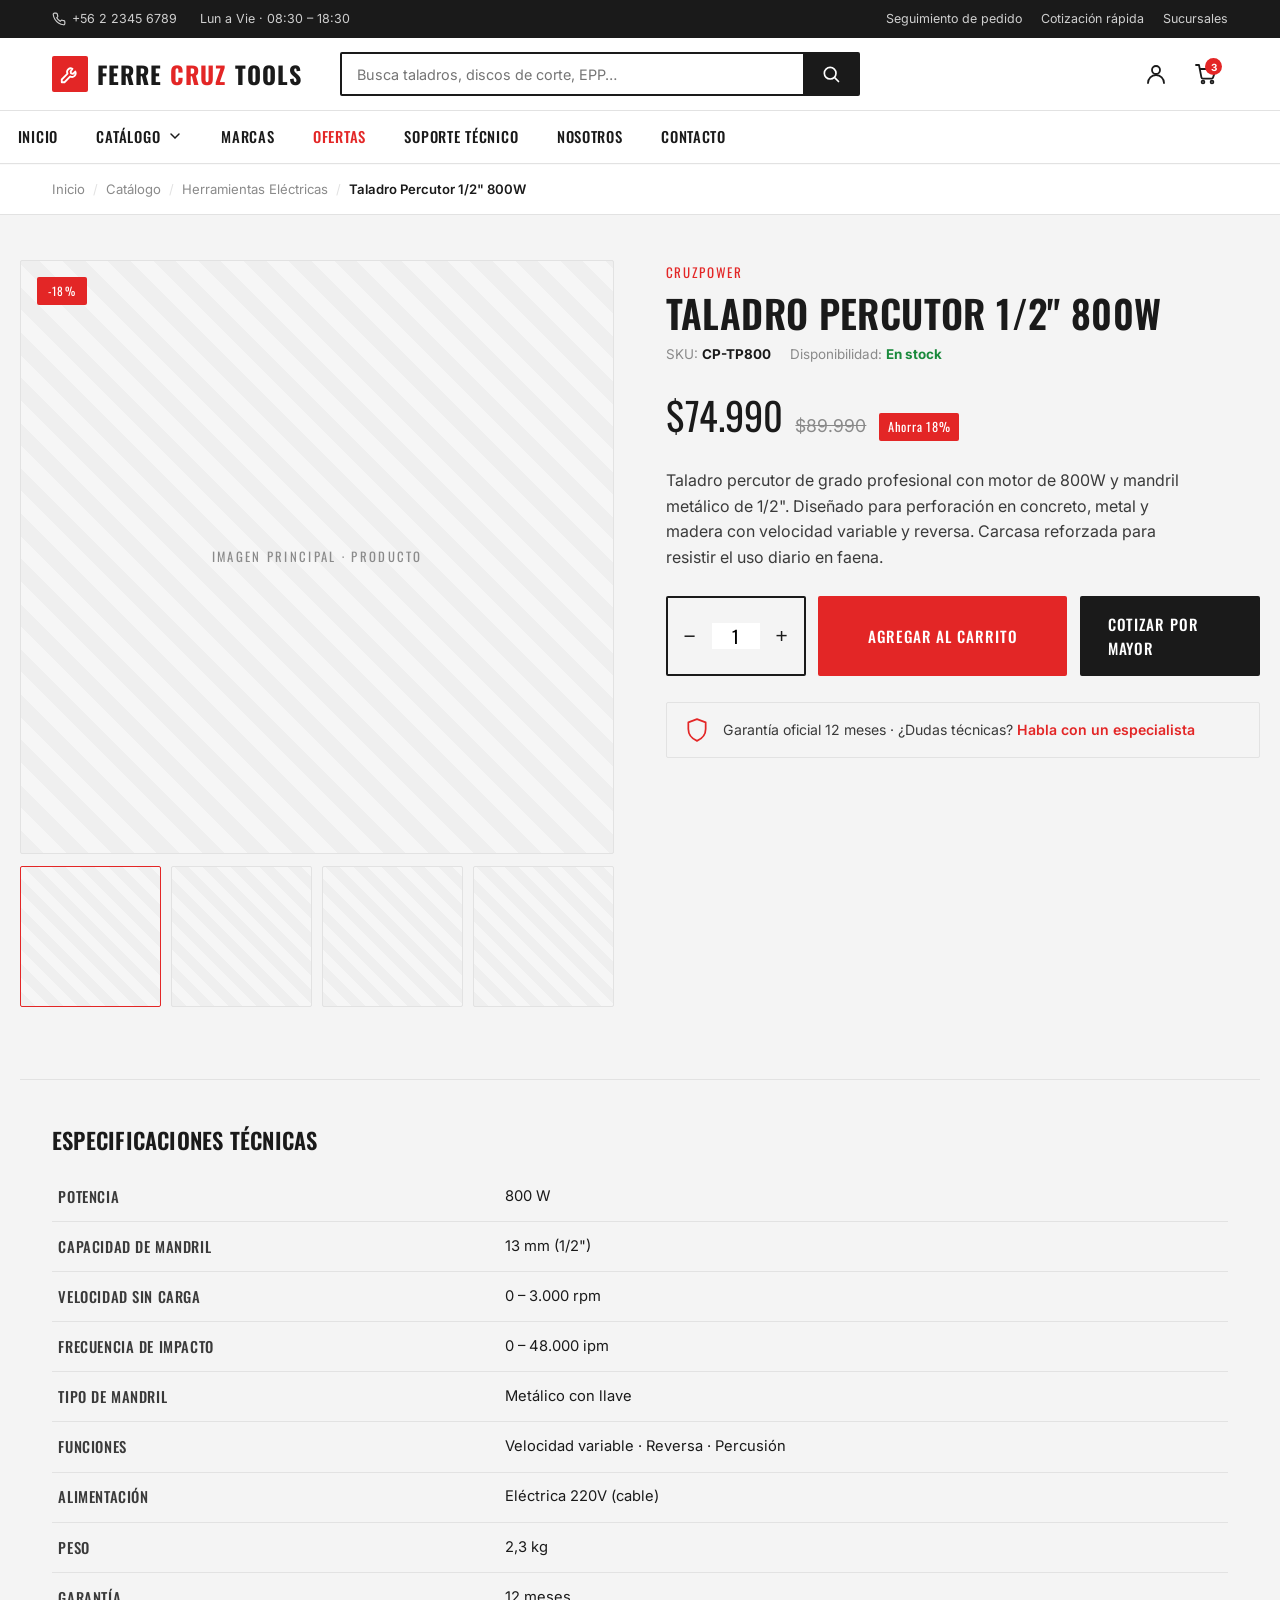
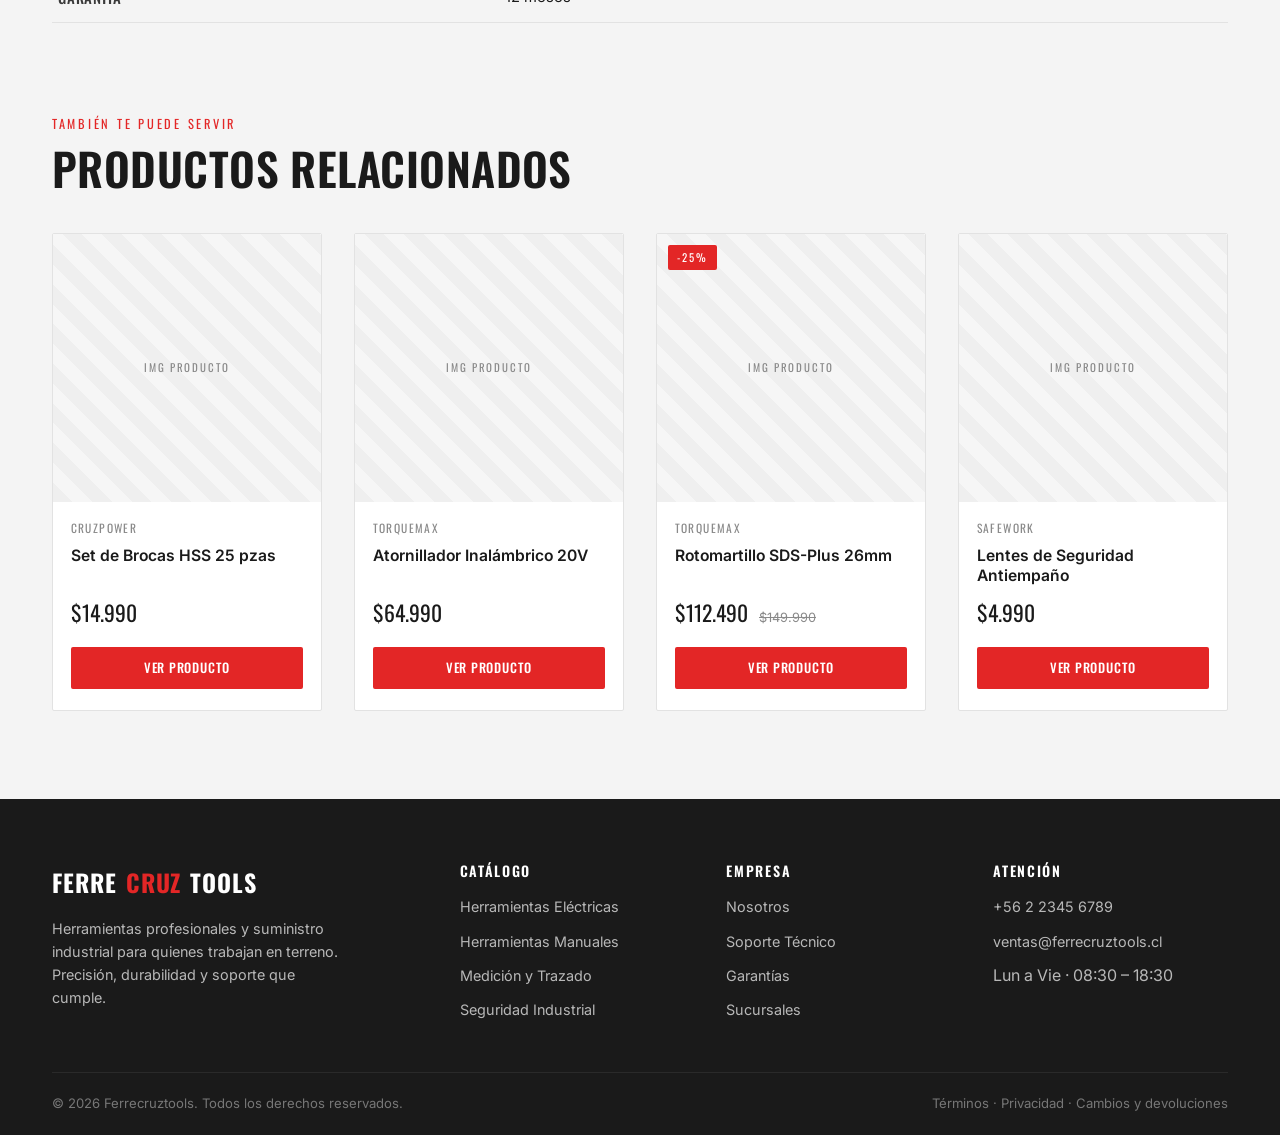
<file: producto.html>
<!DOCTYPE html>
<html lang="es">
<head>
<meta charset="UTF-8">
<meta name="viewport" content="width=device-width, initial-scale=1.0">
<title>Taladro Percutor 1/2" 800W — Ferrecruztools</title>
<meta name="description" content="Taladro percutor CruzPower 1/2 pulgada 800W. Potencia profesional, mandril metálico y garantía. Disponible con despacho a todo Chile en Ferrecruztools.">
<meta name="theme-color" content="#E32626">
<link rel="manifest" href="manifest.json">
<link rel="apple-touch-icon" href="icon-192.png">
<link rel="preconnect" href="https://fonts.googleapis.com">
<link rel="preconnect" href="https://fonts.gstatic.com" crossorigin>
<link href="https://fonts.googleapis.com/css2?family=Oswald:wght@400;500;600;700&family=Inter:wght@300;400;500;600;700&display=swap" rel="stylesheet">
<link rel="stylesheet" href="styles.css">
</head>
<body>

<!-- ============ TOP BAR ============ -->
<div class="topbar">
  <div class="container">
    <div class="topbar__contact">
      <span>
        <svg width="14" height="14" viewBox="0 0 24 24" fill="none" stroke="currentColor" stroke-width="2"><path d="M22 16.92v3a2 2 0 0 1-2.18 2 19.79 19.79 0 0 1-8.63-3.07 19.5 19.5 0 0 1-6-6 19.79 19.79 0 0 1-3.07-8.67A2 2 0 0 1 4.11 2h3a2 2 0 0 1 2 1.72c.13.96.36 1.9.7 2.81a2 2 0 0 1-.45 2.11L8.09 9.91a16 16 0 0 0 6 6l1.27-1.27a2 2 0 0 1 2.11-.45c.91.34 1.85.57 2.81.7A2 2 0 0 1 22 16.92z"/></svg>
        +56 2 2345 6789
      </span>
      <span>Lun a Vie · 08:30 – 18:30</span>
    </div>
    <ul class="topbar__links">
      <li><a href="#">Seguimiento de pedido</a></li>
      <li><a href="index.html#cotizacion">Cotización rápida</a></li>
      <li><a href="index.html#sucursales">Sucursales</a></li>
    </ul>
  </div>
</div>

<!-- ============ HEADER ============ -->
<header class="header">
  <div class="container header__main">
    <a href="index.html" class="logo" aria-label="Ferrecruztools — inicio">
      <span class="logo__mark" aria-hidden="true">
        <svg viewBox="0 0 24 24" fill="none" stroke="currentColor" stroke-width="2" stroke-linecap="round" stroke-linejoin="round"><path d="M14.7 6.3a4 4 0 0 0-5.4 5.4L3 18v3h3l6.3-6.3a4 4 0 0 0 5.4-5.4l-2.5 2.5-2.1-.4-.4-2.1z"/></svg>
      </span>
      FERRE<b>CRUZ</b>TOOLS
    </a>
    <form class="search" role="search" onsubmit="return false">
      <input type="search" placeholder="Busca taladros, discos de corte, EPP…" aria-label="Buscar productos">
      <button type="submit" aria-label="Buscar">
        <svg viewBox="0 0 24 24" fill="none" stroke="currentColor" stroke-width="2" stroke-linecap="round"><circle cx="11" cy="11" r="7"/><path d="m21 21-4.3-4.3"/></svg>
      </button>
    </form>
    <div class="header__actions">
      <button class="icon-btn" aria-label="Mi cuenta">
        <svg viewBox="0 0 24 24" fill="none" stroke="currentColor" stroke-width="1.8" stroke-linecap="round" stroke-linejoin="round"><circle cx="12" cy="8" r="4"/><path d="M4 21a8 8 0 0 1 16 0"/></svg>
      </button>
      <button class="icon-btn" aria-label="Carrito de compras">
        <svg viewBox="0 0 24 24" fill="none" stroke="currentColor" stroke-width="1.8" stroke-linecap="round" stroke-linejoin="round"><circle cx="9" cy="20" r="1.4"/><circle cx="18" cy="20" r="1.4"/><path d="M2 3h3l2.4 12.4a1.5 1.5 0 0 0 1.5 1.2h8.7a1.5 1.5 0 0 0 1.5-1.2L22 7H6"/></svg>
        <span class="badge">3</span>
      </button>
      <button class="burger" id="burger" aria-label="Abrir menú" aria-expanded="false" aria-controls="primary-nav">
        <svg viewBox="0 0 24 24" fill="none" stroke="currentColor" stroke-width="2" stroke-linecap="round"><path d="M3 6h18M3 12h18M3 18h18"/></svg>
      </button>
    </div>
  </div>
  <nav class="nav" id="primary-nav" aria-label="Navegación principal">
    <ul class="nav__list">
      <li><a href="index.html">Inicio</a></li>
      <li class="has-mega">
        <button type="button" aria-expanded="false" aria-haspopup="true">
          Catálogo
          <svg viewBox="0 0 24 24" fill="none" stroke="currentColor" stroke-width="2.2" stroke-linecap="round"><path d="m6 9 6 6 6-6"/></svg>
        </button>
        <div class="mega">
          <div class="mega__grid">
            <div class="mega__col"><h4>Herramientas Eléctricas</h4><ul>
              <li><a href="categoria.html">Taladros e Impacto</a></li>
              <li><a href="categoria.html">Esmeriladoras</a></li>
              <li><a href="categoria.html">Sierras Circulares</a></li>
              <li><a href="categoria.html">Lijadoras</a></li>
              <li><a href="categoria.html">Atornilladores</a></li>
            </ul></div>
            <div class="mega__col"><h4>Herramientas Manuales</h4><ul>
              <li><a href="categoria.html">Juegos de Llaves</a></li>
              <li><a href="categoria.html">Destornilladores</a></li>
              <li><a href="categoria.html">Martillos y Mazos</a></li>
              <li><a href="categoria.html">Alicates</a></li>
            </ul></div>
            <div class="mega__col"><h4>Medición y Trazado</h4><ul>
              <li><a href="categoria.html">Huinchas de Medir</a></li>
              <li><a href="categoria.html">Niveles y Láser</a></li>
              <li><a href="categoria.html">Calibradores</a></li>
            </ul></div>
            <div class="mega__col"><h4>Seguridad Industrial</h4><ul>
              <li><a href="categoria.html">Cascos y Lentes</a></li>
              <li><a href="categoria.html">Guantes</a></li>
              <li><a href="categoria.html">Calzado de Seguridad</a></li>
            </ul></div>
          </div>
        </div>
      </li>
      <li><a href="index.html#marcas">Marcas</a></li>
      <li><a href="#" class="accent">Ofertas</a></li>
      <li><a href="index.html#soporte">Soporte Técnico</a></li>
      <li><a href="index.html#nosotros">Nosotros</a></li>
      <li><a href="index.html#contacto">Contacto</a></li>
    </ul>
  </nav>
</header>
<div class="nav-overlay" id="nav-overlay"></div>

<!-- ============ BREADCRUMB ============ -->
<nav class="breadcrumb" aria-label="Ruta de navegación">
  <div class="container">
    <ol>
      <li><a href="index.html">Inicio</a></li>
      <li><a href="index.html#categorias">Catálogo</a></li>
      <li><a href="categoria.html">Herramientas Eléctricas</a></li>
      <li><span aria-current="page">Taladro Percutor 1/2" 800W</span></li>
    </ol>
  </div>
</nav>

<main>
  <div class="container pdp">
    <!-- ===== GALERÍA ===== -->
    <div class="gallery">
      <div class="gallery__main">
        <span class="gallery__tag">-18%</span>
        IMAGEN PRINCIPAL · PRODUCTO
      </div>
      <div class="gallery__thumbs">
        <button aria-current="true" aria-label="Vista 1"></button>
        <button aria-label="Vista 2"></button>
        <button aria-label="Vista 3"></button>
        <button aria-label="Vista 4"></button>
      </div>
    </div>

    <!-- ===== INFO ===== -->
    <div class="pdp-info">
      <span class="pdp-brand">CruzPower</span>
      <h1>Taladro Percutor 1/2" 800W</h1>
      <div class="pdp-meta">
        <span class="sku">SKU: <b>CP-TP800</b></span>
        <span class="stock">Disponibilidad: <b>En stock</b></span>
      </div>

      <div class="pdp-price">
        <span class="now">$74.990</span>
        <span class="was">$89.990</span>
        <span class="save">Ahorra 18%</span>
      </div>

      <p class="pdp-desc">Taladro percutor de grado profesional con motor de 800W y mandril metálico de 1/2". Diseñado para perforación en concreto, metal y madera con velocidad variable y reversa. Carcasa reforzada para resistir el uso diario en faena.</p>

      <div class="pdp-buy">
        <div class="qty">
          <button type="button" aria-label="Disminuir cantidad" id="qty-minus">−</button>
          <input type="number" id="qty" value="1" min="1" aria-label="Cantidad">
          <button type="button" aria-label="Aumentar cantidad" id="qty-plus">+</button>
        </div>
        <button class="btn btn--add">Agregar al carrito</button>
        <a href="index.html#cotizacion" class="btn btn--dark btn--add" style="flex:0">Cotizar por mayor</a>
      </div>

      <div class="pdp-assist">
        <svg viewBox="0 0 24 24" fill="none" stroke="currentColor" stroke-width="1.6" stroke-linecap="round" stroke-linejoin="round"><path d="M12 2 4 5v6c0 5 3.5 9 8 11 4.5-2 8-6 8-11V5l-8-3z"/></svg>
        <span>Garantía oficial 12 meses · ¿Dudas técnicas? <a href="index.html#soporte">Habla con un especialista</a></span>
      </div>
    </div>
  </div>

  <!-- ===== ESPECIFICACIONES ===== -->
  <div class="container specs">
    <h2>Especificaciones técnicas</h2>
    <table>
      <tbody>
        <tr><th>Potencia</th><td>800 W</td></tr>
        <tr><th>Capacidad de mandril</th><td>13 mm (1/2")</td></tr>
        <tr><th>Velocidad sin carga</th><td>0 – 3.000 rpm</td></tr>
        <tr><th>Frecuencia de impacto</th><td>0 – 48.000 ipm</td></tr>
        <tr><th>Tipo de mandril</th><td>Metálico con llave</td></tr>
        <tr><th>Funciones</th><td>Velocidad variable · Reversa · Percusión</td></tr>
        <tr><th>Alimentación</th><td>Eléctrica 220V (cable)</td></tr>
        <tr><th>Peso</th><td>2,3 kg</td></tr>
        <tr><th>Garantía</th><td>12 meses</td></tr>
      </tbody>
    </table>
  </div>

  <!-- ===== RELACIONADOS ===== -->
  <section class="section section--paper">
    <div class="container">
      <div class="section__head">
        <span class="section__eyebrow">También te puede servir</span>
        <h2 class="section__title">Productos relacionados</h2>
      </div>
      <div class="product-grid">
        <article class="product">
          <a href="producto.html" class="product__media"><span>IMG PRODUCTO</span></a>
          <div class="product__body">
            <span class="product__brand">CruzPower</span>
            <a href="producto.html" class="product__name">Set de Brocas HSS 25 pzas</a>
            <span class="product__price">$14.990</span>
            <a href="producto.html" class="btn btn--sm">Ver producto</a>
          </div>
        </article>
        <article class="product">
          <a href="producto.html" class="product__media"><span>IMG PRODUCTO</span></a>
          <div class="product__body">
            <span class="product__brand">TorqueMax</span>
            <a href="producto.html" class="product__name">Atornillador Inalámbrico 20V</a>
            <span class="product__price">$64.990</span>
            <a href="producto.html" class="btn btn--sm">Ver producto</a>
          </div>
        </article>
        <article class="product">
          <a href="producto.html" class="product__media"><span class="product__tag">-25%</span><span>IMG PRODUCTO</span></a>
          <div class="product__body">
            <span class="product__brand">TorqueMax</span>
            <a href="producto.html" class="product__name">Rotomartillo SDS-Plus 26mm</a>
            <span class="product__price">$112.490 <small>$149.990</small></span>
            <a href="producto.html" class="btn btn--sm">Ver producto</a>
          </div>
        </article>
        <article class="product">
          <a href="producto.html" class="product__media"><span>IMG PRODUCTO</span></a>
          <div class="product__body">
            <span class="product__brand">SafeWork</span>
            <a href="producto.html" class="product__name">Lentes de Seguridad Antiempaño</a>
            <span class="product__price">$4.990</span>
            <a href="producto.html" class="btn btn--sm">Ver producto</a>
          </div>
        </article>
      </div>
    </div>
  </section>
</main>

<!-- ============ FOOTER ============ -->
<footer class="footer" id="contacto">
  <div class="container">
    <div class="footer__grid">
      <div class="footer__brand">
        <span class="logo">FERRE<b>CRUZ</b>TOOLS</span>
        <p>Herramientas profesionales y suministro industrial para quienes trabajan en terreno. Precisión, durabilidad y soporte que cumple.</p>
      </div>
      <div class="footer__col">
        <h4>Catálogo</h4>
        <ul>
          <li><a href="categoria.html">Herramientas Eléctricas</a></li>
          <li><a href="categoria.html">Herramientas Manuales</a></li>
          <li><a href="categoria.html">Medición y Trazado</a></li>
          <li><a href="categoria.html">Seguridad Industrial</a></li>
        </ul>
      </div>
      <div class="footer__col">
        <h4>Empresa</h4>
        <ul>
          <li><a href="index.html#nosotros">Nosotros</a></li>
          <li><a href="index.html#soporte">Soporte Técnico</a></li>
          <li><a href="#">Garantías</a></li>
          <li><a href="index.html#sucursales">Sucursales</a></li>
        </ul>
      </div>
      <div class="footer__col">
        <h4>Atención</h4>
        <ul>
          <li><a href="tel:+56223456789">+56 2 2345 6789</a></li>
          <li><a href="mailto:ventas@ferrecruztools.cl">ventas@ferrecruztools.cl</a></li>
          <li>Lun a Vie · 08:30 – 18:30</li>
        </ul>
      </div>
    </div>
    <div class="footer__bottom">
      <span>© 2026 Ferrecruztools. Todos los derechos reservados.</span>
      <span>Términos · Privacidad · Cambios y devoluciones</span>
    </div>
  </div>
</footer>

<script>
  const burger  = document.getElementById('burger');
  const nav     = document.getElementById('primary-nav');
  const overlay = document.getElementById('nav-overlay');
  function closeMenu() { nav.classList.remove('open'); overlay.classList.remove('open'); burger.setAttribute('aria-expanded','false'); }
  burger.addEventListener('click', () => {
    const open = nav.classList.toggle('open');
    overlay.classList.toggle('open', open);
    burger.setAttribute('aria-expanded', String(open));
  });
  overlay.addEventListener('click', closeMenu);
  const megaToggle = nav.querySelector('.has-mega > button');
  megaToggle.addEventListener('click', (e) => {
    if (window.matchMedia('(max-width: 860px)').matches) {
      e.preventDefault();
      const parent = megaToggle.parentElement;
      const open = parent.classList.toggle('open');
      megaToggle.setAttribute('aria-expanded', String(open));
    }
  });

  // Selector de cantidad
  const qty = document.getElementById('qty');
  document.getElementById('qty-minus').addEventListener('click', () => { qty.value = Math.max(1, (parseInt(qty.value)||1) - 1); });
  document.getElementById('qty-plus').addEventListener('click', () => { qty.value = (parseInt(qty.value)||1) + 1; });

  // Miniaturas de galería
  document.querySelectorAll('.gallery__thumbs button').forEach(b => {
    b.addEventListener('click', () => {
      document.querySelectorAll('.gallery__thumbs button').forEach(x => x.removeAttribute('aria-current'));
      b.setAttribute('aria-current', 'true');
    });
  });
</script>
</body>
</html>
</file>
<file: styles.css>
/* ============================================================
   FERRECRUZTOOLS — Sistema de diseño industrial
   Paleta:  Rojo Industrial #E32626 · Gris Oscuro #1A1A1A · Blanco Técnico #F4F4F4
   Tipos:   Oswald (titulares) · Inter (cuerpo)
   Enfoque: Mobile-first, rejilla, minimalista, líneas finas
   ============================================================ */

:root {
  --red:        #E32626;
  --red-dark:   #b81d1d;
  --ink:        #1A1A1A;
  --ink-soft:   #3a3a3a;
  --paper:      #F4F4F4;
  --white:      #ffffff;
  --line:       #e2e2e2;
  --muted:      #8a8a8a;

  --maxw:       1240px;
  --gap:        clamp(1rem, 2.5vw, 2rem);
  --radius:     2px;
  --shadow:     0 4px 24px rgba(0, 0, 0, .08);

  --ff-head:    'Oswald', 'Roboto Condensed', sans-serif;
  --ff-body:    'Inter', 'Montserrat', system-ui, sans-serif;
}

*, *::before, *::after { box-sizing: border-box; margin: 0; padding: 0; }

html { scroll-behavior: smooth; }

body {
  font-family: var(--ff-body);
  color: var(--ink);
  background: var(--paper);
  line-height: 1.6;
  -webkit-font-smoothing: antialiased;
}

img { max-width: 100%; display: block; }
a { color: inherit; text-decoration: none; }
ul { list-style: none; }

h1, h2, h3, h4 {
  font-family: var(--ff-head);
  font-weight: 600;
  line-height: 1.1;
  letter-spacing: .01em;
  text-transform: uppercase;
}

.container {
  width: 100%;
  max-width: var(--maxw);
  margin-inline: auto;
  padding-inline: clamp(1rem, 4vw, 2rem);
}

/* ---------- Botones ---------- */
.btn {
  --btn-bg: var(--red);
  --btn-fg: #fff;
  display: inline-flex;
  align-items: center;
  justify-content: center;
  gap: .5rem;
  font-family: var(--ff-head);
  font-weight: 500;
  font-size: .95rem;
  letter-spacing: .06em;
  text-transform: uppercase;
  padding: .85rem 1.6rem;
  border: 2px solid var(--btn-bg);
  border-radius: var(--radius);
  background: var(--btn-bg);
  color: var(--btn-fg);
  cursor: pointer;
  transition: background .25s ease, border-color .25s ease, color .25s ease, transform .15s ease;
}
.btn:hover { background: var(--ink); border-color: var(--ink); color: #fff; }
.btn:active { transform: translateY(1px); }

.btn--ghost {
  --btn-bg: transparent;
  --btn-fg: #fff;
  border-color: #fff;
}
.btn--ghost:hover { background: #fff; border-color: #fff; color: var(--ink); }

.btn--dark { --btn-bg: var(--ink); --btn-fg: #fff; }
.btn--dark:hover { background: var(--red); border-color: var(--red); }

.btn--sm { padding: .55rem 1rem; font-size: .8rem; }

/* ---------- Utility top bar ---------- */
.topbar {
  background: var(--ink);
  color: #cfcfcf;
  font-size: .78rem;
}
.topbar .container {
  display: flex;
  align-items: center;
  justify-content: space-between;
  min-height: 38px;
  gap: 1rem;
}
.topbar a:hover { color: #fff; }
.topbar__contact { display: flex; gap: 1.4rem; align-items: center; }
.topbar__contact span { display: inline-flex; align-items: center; gap: .4rem; }
.topbar__links { display: flex; gap: 1.2rem; }
.topbar__links li { position: relative; }
@media (max-width: 760px) {
  .topbar__links { display: none; }
  .topbar .container { justify-content: center; }
}

/* ---------- Header / Nav ---------- */
.header {
  position: sticky;
  top: 0;
  z-index: 100;
  background: var(--white);
  border-bottom: 1px solid var(--line);
  box-shadow: 0 1px 0 rgba(0,0,0,.02);
}
.header__main {
  display: flex;
  align-items: center;
  gap: clamp(1rem, 3vw, 2.5rem);
  min-height: 72px;
}

.logo {
  font-family: var(--ff-head);
  font-weight: 700;
  font-size: 1.5rem;
  letter-spacing: .04em;
  display: inline-flex;
  align-items: center;
  gap: .55rem;
  white-space: nowrap;
}
.logo__mark {
  display: inline-grid;
  place-items: center;
  width: 36px; height: 36px;
  background: var(--red);
  color: #fff;
  border-radius: var(--radius);
}
.logo__mark svg { width: 22px; height: 22px; }
.logo b { color: var(--red); }

/* Search */
.search {
  flex: 1;
  display: flex;
  max-width: 520px;
  border: 2px solid var(--ink);
  border-radius: var(--radius);
  overflow: hidden;
}
.search input {
  flex: 1;
  border: 0;
  padding: .7rem .9rem;
  font-family: var(--ff-body);
  font-size: .9rem;
  background: var(--white);
}
.search input:focus { outline: none; }
.search button {
  border: 0;
  background: var(--ink);
  color: #fff;
  padding-inline: 1.1rem;
  cursor: pointer;
  display: grid;
  place-items: center;
  transition: background .25s ease;
}
.search button:hover { background: var(--red); }
.search svg { width: 20px; height: 20px; }

/* Header actions */
.header__actions { display: flex; align-items: center; gap: .35rem; margin-left: auto; }
.icon-btn {
  display: inline-grid;
  place-items: center;
  width: 44px; height: 44px;
  border: 0;
  background: transparent;
  color: var(--ink);
  border-radius: var(--radius);
  cursor: pointer;
  position: relative;
  transition: background .2s ease, color .2s ease;
}
.icon-btn:hover { background: var(--paper); color: var(--red); }
.icon-btn svg { width: 24px; height: 24px; }
.icon-btn .badge {
  position: absolute; top: 6px; right: 6px;
  background: var(--red); color: #fff;
  font-family: var(--ff-body);
  font-size: .62rem; font-weight: 700;
  min-width: 17px; height: 17px;
  border-radius: 999px;
  display: grid; place-items: center;
  padding: 0 4px;
}

.burger { display: none; }

/* Primary nav */
.nav {
  border-top: 1px solid var(--line);
  background: var(--white);
}
.nav__list {
  display: flex;
  align-items: stretch;
  gap: .2rem;
}
.nav__list > li > a,
.nav__list > li > button {
  display: inline-flex;
  align-items: center;
  gap: .4rem;
  font-family: var(--ff-head);
  font-weight: 500;
  font-size: .92rem;
  letter-spacing: .05em;
  text-transform: uppercase;
  color: var(--ink);
  background: transparent;
  border: 0;
  cursor: pointer;
  padding: .9rem 1.1rem;
  position: relative;
}
.nav__list > li > a::after,
.nav__list > li > button::after {
  content: '';
  position: absolute;
  left: 1.1rem; right: 1.1rem; bottom: .5rem;
  height: 2px;
  background: var(--red);
  transform: scaleX(0);
  transform-origin: left;
  transition: transform .25s ease;
}
.nav__list > li > a:hover::after,
.nav__list > li:hover > button::after { transform: scaleX(1); }
.nav__list .accent { color: var(--red); }
.nav__list svg { width: 16px; height: 16px; }

/* Mega menu */
.has-mega { position: static; }
.mega {
  position: absolute;
  left: 0; right: 0;
  top: 100%;
  background: var(--white);
  border-top: 2px solid var(--red);
  box-shadow: var(--shadow);
  opacity: 0;
  visibility: hidden;
  transform: translateY(8px);
  transition: opacity .2s ease, transform .2s ease, visibility .2s;
  z-index: 90;
}
.has-mega:hover .mega,
.has-mega:focus-within .mega { opacity: 1; visibility: visible; transform: translateY(0); }
.mega__grid {
  max-width: var(--maxw);
  margin-inline: auto;
  padding: 1.8rem clamp(1rem, 4vw, 2rem);
  display: grid;
  grid-template-columns: repeat(4, 1fr);
  gap: 1.6rem 2rem;
}
.mega__col h4 {
  font-size: .82rem;
  color: var(--red);
  letter-spacing: .1em;
  padding-bottom: .5rem;
  margin-bottom: .6rem;
  border-bottom: 1px solid var(--line);
}
.mega__col ul li a {
  display: block;
  font-size: .88rem;
  color: var(--ink-soft);
  padding: .25rem 0;
  font-family: var(--ff-body);
  transition: color .2s ease, padding-left .2s ease;
}
.mega__col ul li a:hover { color: var(--red); padding-left: .35rem; }

/* ---------- Hero ---------- */
.hero {
  position: relative;
  min-height: clamp(440px, 68vh, 640px);
  display: flex;
  align-items: center;
  color: #fff;
  overflow: hidden;
  background: var(--ink);
}
/* Placeholder de imagen de fondo — reemplazar url() por la foto real */
.hero__bg {
  position: absolute;
  inset: 0;
  background:
    linear-gradient(115deg, rgba(26,26,26,.92) 0%, rgba(26,26,26,.55) 55%, rgba(227,38,38,.35) 100%),
    repeating-linear-gradient(45deg, #1f1f1f 0 22px, #232323 22px 44px);
  /* background-image: url('assets/hero.jpg'); background-size: cover; background-position: center; */
}
.hero__bg::after {
  content: 'IMAGEN PLACEHOLDER · HERO';
  position: absolute;
  bottom: 1rem; right: 1.2rem;
  font-family: var(--ff-head);
  font-size: .65rem;
  letter-spacing: .2em;
  color: rgba(255,255,255,.25);
}
.hero__inner { position: relative; z-index: 1; max-width: 640px; }
.hero__eyebrow {
  display: inline-flex; align-items: center; gap: .6rem;
  font-family: var(--ff-head);
  font-size: .78rem; letter-spacing: .22em; text-transform: uppercase;
  color: var(--red);
  margin-bottom: 1rem;
}
.hero__eyebrow::before { content: ''; width: 34px; height: 2px; background: var(--red); }
.hero h1 {
  font-size: clamp(2.4rem, 6vw, 4.2rem);
  font-weight: 700;
  margin-bottom: 1.1rem;
}
.hero p {
  font-size: clamp(1rem, 2.2vw, 1.2rem);
  color: rgba(255,255,255,.82);
  max-width: 30em;
  margin-bottom: 2rem;
}
.hero__cta { display: flex; flex-wrap: wrap; gap: .9rem; }

/* ---------- Secciones genéricas ---------- */
.section { padding: clamp(3rem, 7vw, 5.5rem) 0; }
.section--paper { background: var(--paper); }
.section--white { background: var(--white); }
.section--ink { background: var(--ink); color: #fff; }

.section__head { margin-bottom: 2.5rem; max-width: 720px; }
.section__head.center { margin-inline: auto; text-align: center; }
.section__eyebrow {
  font-family: var(--ff-head);
  font-size: .78rem; letter-spacing: .22em; text-transform: uppercase;
  color: var(--red);
  display: inline-block;
  margin-bottom: .6rem;
}
.section__title { font-size: clamp(1.8rem, 4vw, 2.8rem); }
.section__sub { color: var(--muted); margin-top: .7rem; font-size: 1.02rem; }
.section--ink .section__sub { color: rgba(255,255,255,.7); }

/* ---------- Grid de categorías ---------- */
.cat-grid {
  display: grid;
  grid-template-columns: repeat(auto-fill, minmax(170px, 1fr));
  gap: 1px;
  background: var(--line);
  border: 1px solid var(--line);
}
.cat-card {
  background: var(--white);
  padding: 1.8rem 1.4rem;
  display: flex;
  flex-direction: column;
  gap: .8rem;
  transition: background .25s ease, transform .2s ease;
}
.cat-card:hover { background: var(--ink); transform: translateY(-2px); }
.cat-card__icon {
  width: 48px; height: 48px;
  color: var(--red);
  transition: color .25s ease;
}
.cat-card__icon svg { width: 100%; height: 100%; stroke-width: 1.4; }
.cat-card h3 { font-size: 1.05rem; transition: color .25s ease; }
.cat-card span { font-size: .8rem; color: var(--muted); transition: color .25s ease; }
.cat-card:hover h3 { color: #fff; }
.cat-card:hover .cat-card__icon { color: var(--red); }
.cat-card:hover span { color: rgba(255,255,255,.6); }

/* ---------- Por qué elegirnos (pilares) ---------- */
.pillars {
  display: grid;
  grid-template-columns: repeat(auto-fit, minmax(260px, 1fr));
  gap: var(--gap);
}
.pillar {
  background: var(--white);
  border: 1px solid var(--line);
  border-top: 4px solid var(--red);
  border-radius: var(--radius);
  padding: 2.2rem 1.8rem;
  display: flex;
  flex-direction: column;
  gap: 1rem;
  transition: transform .2s ease, box-shadow .2s ease;
}
.pillar:hover { transform: translateY(-4px); box-shadow: var(--shadow); }
.pillar__icon {
  width: 56px; height: 56px;
  display: grid; place-items: center;
  background: var(--paper);
  border-radius: var(--radius);
  color: var(--red);
}
.pillar__icon svg { width: 30px; height: 30px; stroke-width: 1.4; }
.pillar__num {
  font-family: var(--ff-head);
  font-size: .8rem; letter-spacing: .2em;
  color: var(--muted);
}
.pillar h3 { font-size: 1.3rem; }
.pillar p { color: var(--ink-soft); font-size: .96rem; }

.section--ink .pillar {
  background: #222;
  border-color: #2e2e2e;
}
.section--ink .pillar p { color: rgba(255,255,255,.72); }
.section--ink .pillar__icon { background: #1A1A1A; }

/* ---------- Productos destacados ---------- */
.product-grid {
  display: grid;
  grid-template-columns: repeat(auto-fill, minmax(220px, 1fr));
  gap: var(--gap);
}
.product {
  background: var(--white);
  border: 1px solid var(--line);
  border-radius: var(--radius);
  overflow: hidden;
  display: flex;
  flex-direction: column;
  transition: box-shadow .2s ease, transform .2s ease;
}
.product:hover { box-shadow: var(--shadow); transform: translateY(-3px); }
.product__media {
  position: relative;
  aspect-ratio: 1 / 1;
  background: repeating-linear-gradient(45deg, #efefef 0 14px, #f6f6f6 14px 28px);
  display: grid; place-items: center;
  color: var(--muted);
}
.product__media span {
  font-family: var(--ff-head);
  font-size: .68rem; letter-spacing: .18em;
}
.product__tag {
  position: absolute; top: .7rem; left: .7rem;
  background: var(--red); color: #fff;
  font-family: var(--ff-head);
  font-size: .68rem; letter-spacing: .1em;
  padding: .25rem .55rem;
  border-radius: var(--radius);
}
.product__body { padding: 1.1rem 1.1rem 1.3rem; display: flex; flex-direction: column; gap: .5rem; flex: 1; }
.product__brand { font-size: .72rem; letter-spacing: .12em; color: var(--muted); text-transform: uppercase; font-family: var(--ff-head); }
.product__name { font-family: var(--ff-body); font-weight: 600; font-size: .98rem; line-height: 1.3; }
.product__price { font-family: var(--ff-head); font-size: 1.35rem; color: var(--ink); margin-top: auto; }
.product__price small { font-size: .8rem; color: var(--muted); text-decoration: line-through; margin-left: .4rem; font-family: var(--ff-body); }
.product .btn { margin-top: .6rem; }

/* ---------- Banner CTA ---------- */
.cta-banner {
  position: relative;
  background: var(--red);
  color: #fff;
  overflow: hidden;
}
.cta-banner::before {
  content: '';
  position: absolute; inset: 0;
  background: repeating-linear-gradient(135deg, rgba(0,0,0,.06) 0 20px, transparent 20px 40px);
}
.cta-banner .container {
  position: relative;
  display: flex; align-items: center; justify-content: space-between;
  flex-wrap: wrap; gap: 1.5rem;
  padding-block: clamp(2.5rem, 5vw, 3.5rem);
}
.cta-banner h2 { font-size: clamp(1.6rem, 3.5vw, 2.4rem); }
.cta-banner p { color: rgba(255,255,255,.85); margin-top: .4rem; }

/* ---------- Marcas ---------- */
.brands {
  display: flex;
  flex-wrap: wrap;
  align-items: center;
  justify-content: center;
  gap: clamp(1.5rem, 5vw, 3.5rem);
}
.brands span {
  font-family: var(--ff-head);
  font-weight: 600;
  font-size: clamp(1.1rem, 2.4vw, 1.5rem);
  letter-spacing: .08em;
  color: var(--muted);
  opacity: .8;
  transition: color .2s ease, opacity .2s ease;
}
.brands span:hover { color: var(--ink); opacity: 1; }

/* ---------- Footer ---------- */
.footer { background: var(--ink); color: #b8b8b8; padding-top: clamp(3rem, 6vw, 4rem); }
.footer__grid {
  display: grid;
  grid-template-columns: 1.6fr repeat(3, 1fr);
  gap: 2rem;
  padding-bottom: 2.5rem;
}
.footer__brand .logo { color: #fff; margin-bottom: 1rem; }
.footer__brand p { font-size: .9rem; max-width: 32ch; }
.footer__social { display: flex; gap: .6rem; margin-top: 1.2rem; }
.footer__social a {
  width: 38px; height: 38px;
  display: grid; place-items: center;
  border: 1px solid #333;
  border-radius: var(--radius);
  color: #b8b8b8;
  transition: background .2s ease, color .2s ease, border-color .2s ease;
}
.footer__social a:hover { background: var(--red); border-color: var(--red); color: #fff; }
.footer__social svg { width: 18px; height: 18px; }
.footer__col h4 { color: #fff; font-size: .88rem; letter-spacing: .12em; margin-bottom: 1rem; }
.footer__col li { margin-bottom: .55rem; }
.footer__col a { font-size: .9rem; transition: color .2s ease; }
.footer__col a:hover { color: var(--red); }
.footer__bottom {
  border-top: 1px solid #2a2a2a;
  padding: 1.3rem 0;
  display: flex; justify-content: space-between; flex-wrap: wrap; gap: .8rem;
  font-size: .82rem; color: #777;
}

/* ============================================================
   RESPONSIVE
   ============================================================ */
@media (max-width: 980px) {
  .footer__grid { grid-template-columns: 1fr 1fr; }
  .footer__brand { grid-column: 1 / -1; }
}

@media (max-width: 860px) {
  .search { order: 3; flex-basis: 100%; max-width: none; margin-top: .6rem; }
  .header__main { flex-wrap: wrap; min-height: auto; padding-block: .8rem; }
  .burger {
    display: inline-grid;
    place-items: center;
    width: 44px; height: 44px;
    border: 0; background: transparent;
    cursor: pointer; color: var(--ink);
  }
  .burger svg { width: 26px; height: 26px; }

  .nav {
    position: fixed;
    inset: 0 0 0 auto;
    width: min(82vw, 340px);
    background: var(--white);
    border-top: 0;
    border-left: 1px solid var(--line);
    transform: translateX(100%);
    transition: transform .3s ease;
    overflow-y: auto;
    z-index: 200;
    box-shadow: var(--shadow);
  }
  .nav.open { transform: translateX(0); }
  .nav__list { flex-direction: column; padding: 1rem 0; }
  .nav__list > li { border-bottom: 1px solid var(--line); }
  .nav__list > li > a,
  .nav__list > li > button { width: 100%; padding: 1rem 1.4rem; font-size: 1rem; }
  .nav__list > li > a::after,
  .nav__list > li > button::after { display: none; }

  /* Mega menu pasa a acordeón estático en móvil */
  .mega {
    position: static;
    opacity: 1; visibility: visible; transform: none;
    box-shadow: none; border-top: 0;
    background: var(--paper);
    max-height: 0; overflow: hidden;
    transition: max-height .3s ease;
  }
  .has-mega.open .mega { max-height: 1200px; }
  .mega__grid { grid-template-columns: 1fr; padding: 1rem 1.4rem; gap: 1.2rem; }

  .nav-overlay {
    position: fixed; inset: 0;
    background: rgba(0,0,0,.45);
    opacity: 0; visibility: hidden;
    transition: opacity .3s ease, visibility .3s;
    z-index: 150;
  }
  .nav-overlay.open { opacity: 1; visibility: visible; }
}

@media (max-width: 480px) {
  .hero__cta { flex-direction: column; align-items: stretch; }
  .hero__cta .btn { width: 100%; }
  .cat-grid { grid-template-columns: repeat(2, 1fr); }
}

/* ============================================================
   BREADCRUMB
   ============================================================ */
.breadcrumb { background: var(--white); border-bottom: 1px solid var(--line); }
.breadcrumb ol {
  display: flex; flex-wrap: wrap; align-items: center; gap: .5rem;
  padding-block: .9rem;
  font-size: .82rem; color: var(--muted);
  font-family: var(--ff-body);
}
.breadcrumb li { display: inline-flex; align-items: center; gap: .5rem; }
.breadcrumb li:not(:last-child)::after { content: '/'; color: var(--line); }
.breadcrumb a:hover { color: var(--red); }
.breadcrumb [aria-current] { color: var(--ink); font-weight: 600; }

/* ============================================================
   PLP — Listado de productos
   ============================================================ */
.plp-head { padding: clamp(1.6rem, 4vw, 2.6rem) 0 .6rem; }
.plp-head h1 { font-size: clamp(1.8rem, 4vw, 2.6rem); }
.plp-head p { color: var(--muted); margin-top: .5rem; max-width: 56ch; }

.plp-layout {
  display: grid;
  grid-template-columns: 260px 1fr;
  gap: clamp(1.5rem, 3vw, 2.5rem);
  align-items: start;
  padding-bottom: clamp(3rem, 6vw, 5rem);
}

/* Sidebar de filtros */
.filters {
  background: var(--white);
  border: 1px solid var(--line);
  border-radius: var(--radius);
  position: sticky;
  top: 150px;
}
.filters__group { padding: 1.2rem 1.3rem; border-bottom: 1px solid var(--line); }
.filters__group:last-child { border-bottom: 0; }
.filters__group h4 {
  font-size: .8rem; letter-spacing: .1em; color: var(--ink);
  margin-bottom: .9rem;
}
.filter-opt {
  display: flex; align-items: center; gap: .6rem;
  font-family: var(--ff-body); font-size: .88rem; color: var(--ink-soft);
  padding: .3rem 0; cursor: pointer;
}
.filter-opt input { accent-color: var(--red); width: 16px; height: 16px; cursor: pointer; }
.filter-opt .count { margin-left: auto; color: var(--muted); font-size: .78rem; }

.filters__close { display: none; }

/* Barra de orden + resultados */
.plp-toolbar {
  display: flex; align-items: center; justify-content: space-between;
  flex-wrap: wrap; gap: 1rem;
  margin-bottom: 1.4rem;
}
.plp-toolbar .count-label { font-size: .88rem; color: var(--muted); }
.plp-toolbar .count-label b { color: var(--ink); }
.plp-controls { display: flex; align-items: center; gap: .8rem; }
.select {
  display: inline-flex; align-items: center;
  border: 2px solid var(--ink); border-radius: var(--radius);
  background: var(--white);
}
.select select {
  border: 0; background: transparent;
  font-family: var(--ff-head); text-transform: uppercase;
  font-size: .82rem; letter-spacing: .04em;
  padding: .55rem .8rem; cursor: pointer;
}
.select select:focus { outline: none; }
.filters-trigger { display: none; }

.pagination {
  display: flex; gap: .4rem; justify-content: center;
  margin-top: 2.5rem;
}
.pagination a, .pagination span {
  min-width: 42px; height: 42px;
  display: grid; place-items: center;
  border: 1px solid var(--line); border-radius: var(--radius);
  font-family: var(--ff-head); font-size: .9rem;
  color: var(--ink); transition: all .2s ease;
}
.pagination a:hover { border-color: var(--ink); }
.pagination .current { background: var(--ink); color: #fff; border-color: var(--ink); }

/* ============================================================
   PDP — Ficha de producto
   ============================================================ */
.pdp {
  display: grid;
  grid-template-columns: 1fr 1fr;
  gap: clamp(1.5rem, 4vw, 3.5rem);
  padding: clamp(1.5rem, 4vw, 2.8rem) 0 clamp(3rem, 6vw, 4.5rem);
  align-items: start;
}

/* Galería */
.gallery__main {
  aspect-ratio: 1 / 1;
  background: repeating-linear-gradient(45deg, #efefef 0 16px, #f6f6f6 16px 32px);
  border: 1px solid var(--line);
  border-radius: var(--radius);
  display: grid; place-items: center;
  color: var(--muted);
  font-family: var(--ff-head); letter-spacing: .18em; font-size: .8rem;
  position: relative;
}
.gallery__tag {
  position: absolute; top: 1rem; left: 1rem;
  background: var(--red); color: #fff;
  font-family: var(--ff-head); font-size: .72rem; letter-spacing: .1em;
  padding: .3rem .7rem; border-radius: var(--radius);
}
.gallery__thumbs { display: grid; grid-template-columns: repeat(4, 1fr); gap: .6rem; margin-top: .7rem; }
.gallery__thumbs button {
  aspect-ratio: 1 / 1;
  background: repeating-linear-gradient(45deg, #efefef 0 10px, #f6f6f6 10px 20px);
  border: 1px solid var(--line); border-radius: var(--radius);
  cursor: pointer; padding: 0;
  transition: border-color .2s ease;
}
.gallery__thumbs button:hover, .gallery__thumbs button[aria-current="true"] { border-color: var(--red); }

/* Info */
.pdp-info .pdp-brand {
  font-family: var(--ff-head); text-transform: uppercase;
  letter-spacing: .14em; font-size: .82rem; color: var(--red);
}
.pdp-info h1 { font-size: clamp(1.6rem, 4vw, 2.4rem); margin: .4rem 0 .6rem; }
.pdp-meta { display: flex; gap: 1.2rem; flex-wrap: wrap; font-size: .84rem; color: var(--muted); margin-bottom: 1.2rem; }
.pdp-meta .sku b, .pdp-meta .stock b { color: var(--ink); }
.pdp-meta .stock b { color: #1a8a3c; }

.pdp-price { display: flex; align-items: baseline; gap: .8rem; margin-bottom: 1.4rem; }
.pdp-price .now { font-family: var(--ff-head); font-size: 2.4rem; color: var(--ink); }
.pdp-price .was { font-size: 1.1rem; color: var(--muted); text-decoration: line-through; }
.pdp-price .save {
  background: var(--red); color: #fff; font-family: var(--ff-head);
  font-size: .78rem; letter-spacing: .06em; padding: .25rem .55rem; border-radius: var(--radius);
}

.pdp-desc { color: var(--ink-soft); margin-bottom: 1.6rem; max-width: 52ch; }

.pdp-buy { display: flex; gap: .8rem; flex-wrap: wrap; align-items: stretch; margin-bottom: 1.6rem; }
.qty {
  display: inline-flex; align-items: center;
  border: 2px solid var(--ink); border-radius: var(--radius);
}
.qty button {
  width: 44px; height: 100%; min-height: 48px;
  border: 0; background: transparent; cursor: pointer;
  font-size: 1.3rem; color: var(--ink);
}
.qty button:hover { background: var(--paper); color: var(--red); }
.qty input {
  width: 48px; text-align: center; border: 0;
  font-family: var(--ff-head); font-size: 1.1rem;
  -moz-appearance: textfield;
}
.qty input::-webkit-outer-spin-button, .qty input::-webkit-inner-spin-button { -webkit-appearance: none; }
.qty input:focus { outline: none; }
.pdp-buy .btn--add { flex: 1; min-width: 180px; }

.pdp-assist {
  display: flex; align-items: center; gap: .8rem;
  background: var(--paper); border: 1px solid var(--line); border-radius: var(--radius);
  padding: .9rem 1.1rem; font-size: .88rem; color: var(--ink-soft);
}
.pdp-assist svg { width: 26px; height: 26px; color: var(--red); flex-shrink: 0; }
.pdp-assist a { color: var(--red); font-weight: 600; }

/* Specs */
.specs { border-top: 1px solid var(--line); }
.specs h2 { font-size: 1.4rem; margin: clamp(2rem,4vw,3rem) 0 1.2rem; }
.specs table { width: 100%; border-collapse: collapse; }
.specs tr { border-bottom: 1px solid var(--line); }
.specs th, .specs td { text-align: left; padding: .8rem .4rem; font-size: .92rem; }
.specs th { width: 38%; font-family: var(--ff-head); font-weight: 500; text-transform: uppercase; letter-spacing: .04em; color: var(--ink-soft); }
.specs td { color: var(--ink); }

/* ============================================================
   RESPONSIVE PLP / PDP
   ============================================================ */
@media (max-width: 900px) {
  .pdp { grid-template-columns: 1fr; }
}
@media (max-width: 760px) {
  .plp-layout { grid-template-columns: 1fr; }
  .filters-trigger {
    display: inline-flex; align-items: center; gap: .5rem;
    border: 2px solid var(--ink); border-radius: var(--radius);
    background: var(--white); padding: .55rem .9rem;
    font-family: var(--ff-head); text-transform: uppercase; font-size: .82rem; letter-spacing: .04em;
    cursor: pointer;
  }
  .filters-trigger svg { width: 18px; height: 18px; }
  .filters {
    position: fixed; inset: 0 0 0 auto;
    width: min(85vw, 320px);
    z-index: 200; border-radius: 0;
    transform: translateX(100%); transition: transform .3s ease;
    overflow-y: auto;
  }
  .filters.open { transform: translateX(0); }
  .filters__close {
    display: flex; align-items: center; justify-content: space-between;
    padding: 1rem 1.3rem; border-bottom: 1px solid var(--line);
    font-family: var(--ff-head); text-transform: uppercase; letter-spacing: .06em;
  }
  .filters__close button { border: 0; background: transparent; cursor: pointer; font-size: 1.4rem; line-height: 1; }
}

/* Accesibilidad: respeta reduce-motion */
@media (prefers-reduced-motion: reduce) {
  * { animation: none !important; transition: none !important; scroll-behavior: auto; }
}
</file>
